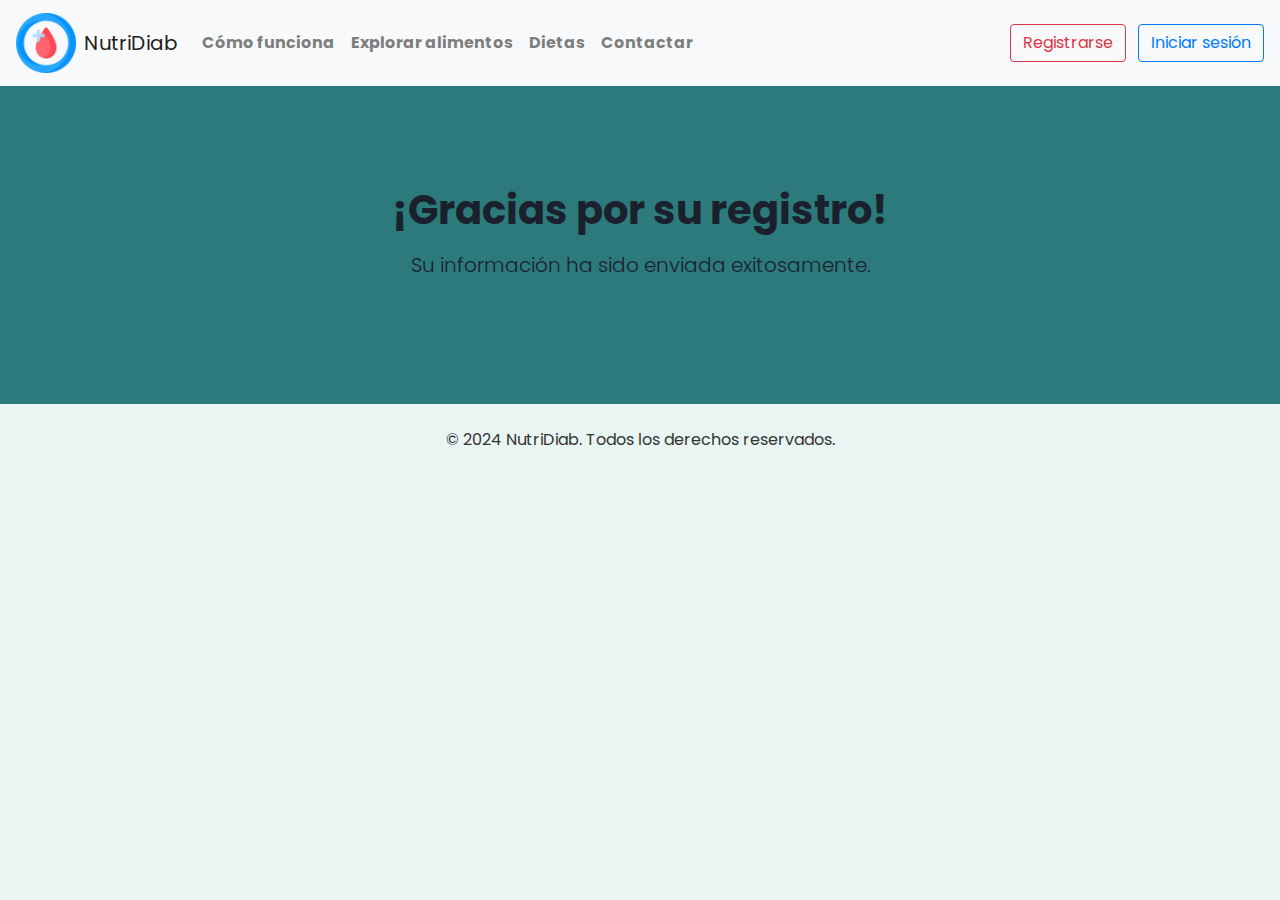
<file: gracias.html>
<!DOCTYPE html>
<html lang="es">

<head>
  <meta charset="UTF-8">
  <meta name="viewport" content="width=device-width, initial-scale=1.0">
  <title>Agradecimiento - NutriDiab</title>
  <link rel="stylesheet" href="https://maxcdn.bootstrapcdn.com/bootstrap/4.5.2/css/bootstrap.min.css">
  <link href="https://fonts.googleapis.com/css2?family=Poppins:wght@400;700&display=swap" rel="stylesheet">
  <link rel="stylesheet" href="css/styles.css">
  <script src="https://code.jquery.com/jquery-3.5.1.slim.min.js"></script>
  <script src="https://cdn.jsdelivr.net/npm/@popperjs/core@2.5.4/dist/umd/popper.min.js"></script>
  <script src="https://maxcdn.bootstrapcdn.com/bootstrap/4.5.2/js/bootstrap.min.js"></script>
</head>

<body>
  <!-- MENÚ -->
  <nav class="navbar navbar-expand-lg navbar-light bg-light">
    <a class="navbar-brand d-flex align-items-center" href="index.html">
      <img src="imagenes/imagen.jpg" width="60" height="60" class="d-inline-block align-top" alt="Logo NutriDiab">
      <span class="ml-2 custom-font">NutriDiab</span>
    </a>
    <button class="navbar-toggler" type="button" data-toggle="collapse" data-target="#navbarNav" aria-controls="navbarNav" aria-expanded="false" aria-label="Toggle navigation">
      <span class="navbar-toggler-icon"></span>
    </button>
    <div class="collapse navbar-collapse" id="navbarNav">
      <ul class="navbar-nav mr-auto">
        <li class="nav-item">
          <a class="nav-link" href="educacion.html">Cómo funciona</a>
        </li>
        <li class="nav-item">
          <a class="nav-link" href="recetas.html">Explorar alimentos</a>
        </li>
        <li class="nav-item">
          <a class="nav-link" href="planes-alimentacion.html">Dietas</a>
        </li>
        <li class="nav-item">
          <a class="nav-link" href="php/contactar.php">Contactar</a>
        </li>
      </ul>
      <div class="navbar-btns ml-auto">
        <a class="btn btn-outline-danger" href="php/registro.php">Registrarse</a>
        <a class="btn btn-outline-primary ml-2" href="php/iniciarsesion.php">Iniciar sesión</a>
      </div>
    </div>
  </nav>
  <!-- MENÚ -->

  <!-- INFORMACIÓN ENVIADA A LA BD -->
  <header class="bg-cover text-white text-center" id="inicio">
    <div class="container d-flex align-items-center flex-column">
      <h1 class="mb-3">¡Gracias por su registro!</h1>
      <p class="lead mb-4">Su información ha sido enviada exitosamente.</p>
    </div>
  </header>
  <!-- INFORMACIÓN ENVIADA A LA BD -->

  <!-- PIE DE PÁGINA -->
  <footer class="text-center py-4 footer-bg">
    <div class="container">
      <p class="mb-0">&copy; 2024 NutriDiab. Todos los derechos reservados.</p>
    </div>
  </footer>
  <!-- PIE DE PÁGINA -->
</body>

</html>
</file>
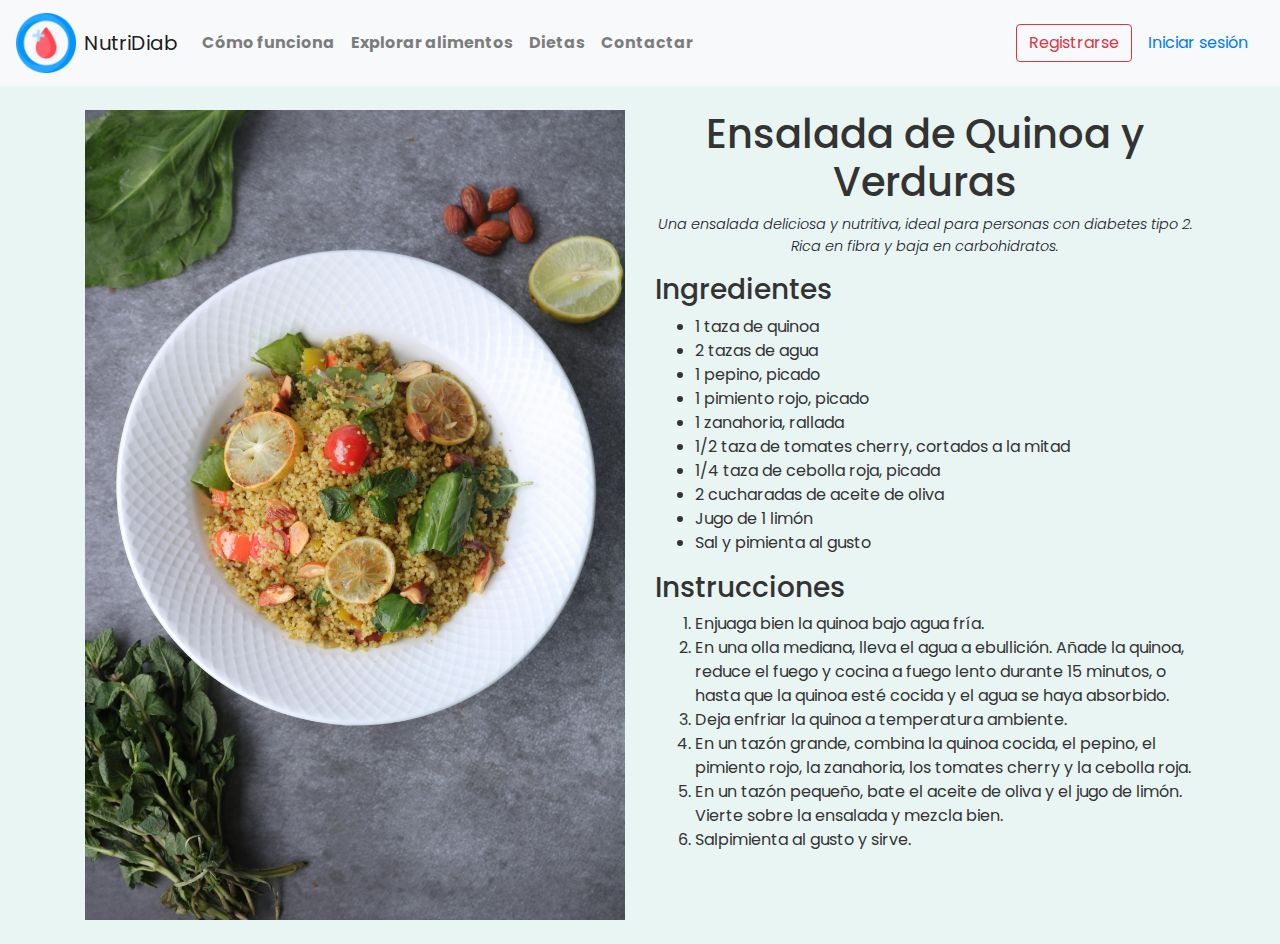
<file: recetas/recetas-ensalada.html>
<!DOCTYPE html>
<html lang="es">

<head>
  <meta charset="UTF-8">
  <meta name="viewport" content="width=device-width, initial-scale=1.0">
  <title>Ensalada de Quinoa y Verduras - NutriDiab</title>
  <link rel="stylesheet" href="https://maxcdn.bootstrapcdn.com/bootstrap/4.5.2/css/bootstrap.min.css">
  <link href="https://fonts.googleapis.com/css2?family=Poppins:wght@400;700&display=swap" rel="stylesheet">
  <link rel="stylesheet" href="../css/styles.css">
  <script src="https://code.jquery.com/jquery-3.5.1.slim.min.js"></script>
  <script src="https://cdn.jsdelivr.net/npm/@popperjs/core@2.5.4/dist/umd/popper.min.js"></script>
  <script src="https://maxcdn.bootstrapcdn.com/bootstrap/4.5.2/js/bootstrap.min.js"></script>
</head>


<body>
  <!-- MENÚ -->
  <nav class="navbar navbar-expand-lg navbar-light bg-light">
    <a class="navbar-brand d-flex align-items-center" href="../index.html">
      <img src="../imagenes/imagen.jpg" width="60" height="60" class="d-inline-block align-top" alt="Logo NutriDiab">
      <span class="ml-2 custom-font">NutriDiab</span>
    </a>
    <button class="navbar-toggler" type="button" data-toggle="collapse" data-target="#navbarNav" aria-controls="navbarNav" aria-expanded="false" aria-label="Toggle navigation">
      <span class="navbar-toggler-icon"></span>
    </button>
    <div class="collapse navbar-collapse" id="navbarNav">
      <ul class="navbar-nav mr-auto">
        <li class="nav-item">
          <a class="nav-link" href="../educacion.html">Cómo funciona</a>
        </li>
        <li class="nav-item">
          <a class="nav-link" href="../recetas.html">Explorar alimentos</a>
        </li>
        <li class="nav-item">
          <a class="nav-link" href="../planes-alimentacion.html">Dietas</a>
        </li>
        <li class="nav-item">
          <a class="nav-link" href="../php/contactar.php">Contactar</a>
        </li>
      </ul>
      <a class="btn btn-outline-danger" href="../php/registro.php">Registrarse</a>
      <a class="nav-link" href="../php/iniciarsesion.php">Iniciar sesión</a>
    </div>
  </nav>
  <!-- MENÚ -->
  <!-- CONTENIDO DE LA RECETA -->
  <div class="container mt-4">
    <div class="row">
      <div class="col-md-6">
        <img src="../imagenes/ensalada.jpg" class="img-fluid mb-4" alt="Ensalada de Quinoa y Verduras">
      </div>
      <div class="col-md-6">
        <h1 class="text-center">Ensalada de Quinoa y Verduras</h1>
        <p class="lead" style="font-size: 0.9rem; font-style: italic;">
          Una ensalada deliciosa y nutritiva, ideal para personas con diabetes tipo 2. Rica en fibra y baja en carbohidratos.
        </p>
        <h3>Ingredientes</h3>
        <ul>
          <li>1 taza de quinoa</li>
          <li>2 tazas de agua</li>
          <li>1 pepino, picado</li>
          <li>1 pimiento rojo, picado</li>
          <li>1 zanahoria, rallada</li>
          <li>1/2 taza de tomates cherry, cortados a la mitad</li>
          <li>1/4 taza de cebolla roja, picada</li>
          <li>2 cucharadas de aceite de oliva</li>
          <li>Jugo de 1 limón</li>
          <li>Sal y pimienta al gusto</li>
        </ul>
        <h3>Instrucciones</h3>
        <ol>
          <li>Enjuaga bien la quinoa bajo agua fría.</li>
          <li>En una olla mediana, lleva el agua a ebullición. Añade la quinoa, reduce el fuego y cocina a fuego lento durante 15 minutos, o hasta que la quinoa esté cocida y el agua se haya absorbido.</li>
          <li>Deja enfriar la quinoa a temperatura ambiente.</li>
          <li>En un tazón grande, combina la quinoa cocida, el pepino, el pimiento rojo, la zanahoria, los tomates cherry y la cebolla roja.</li>
          <li>En un tazón pequeño, bate el aceite de oliva y el jugo de limón. Vierte sobre la ensalada y mezcla bien.</li>
          <li>Salpimienta al gusto y sirve.</li>
        </ol>
      </div>
    </div>
  </div>
  <!-- FIN DEL CONTENIDO DE LA RECETA -->
</body>

</html>
</file>
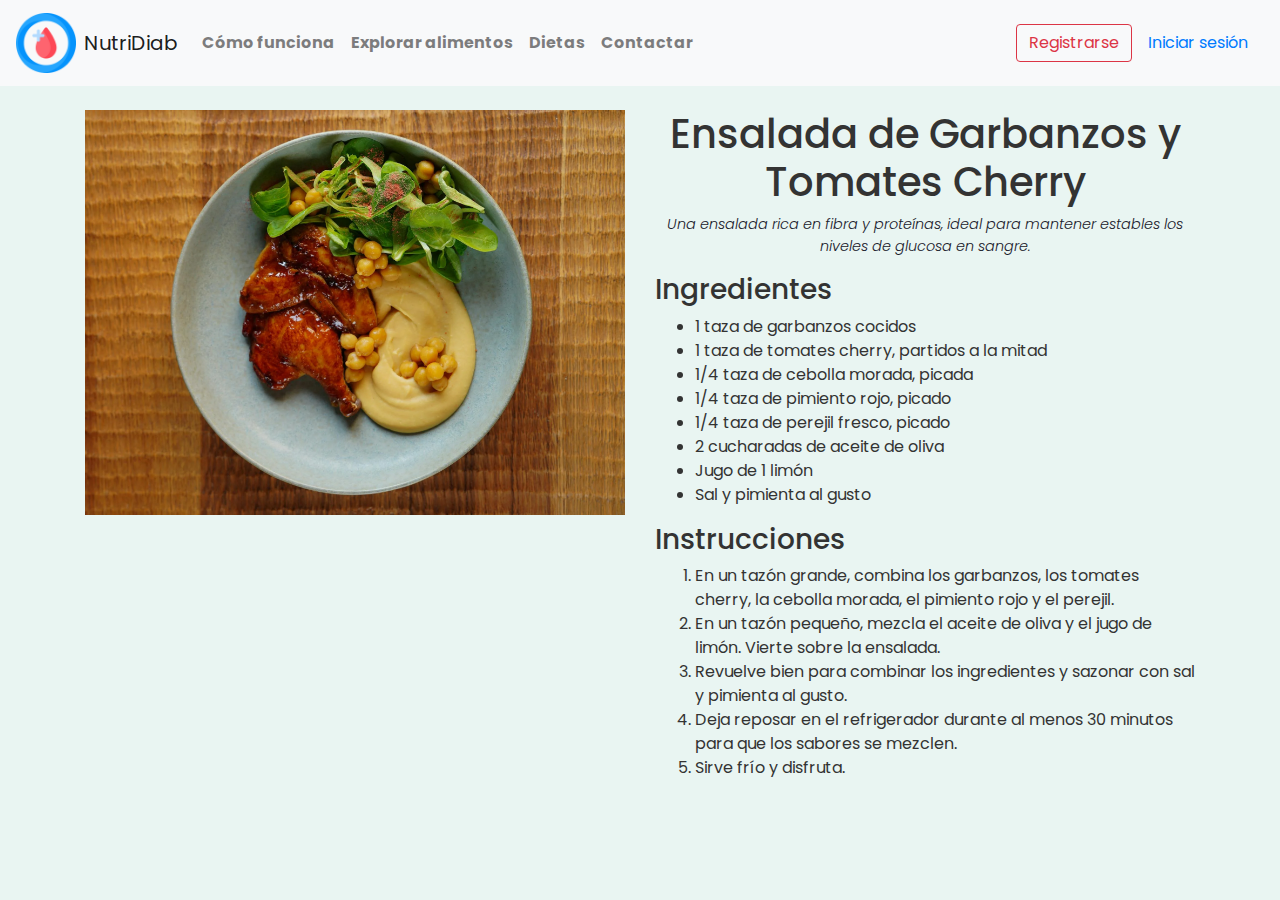
<file: recetas/recetas-Garbanzos.html>
<!DOCTYPE html>
<html lang="es">

<head>
  <meta charset="UTF-8">
  <meta name="viewport" content="width=device-width, initial-scale=1.0">
  <title>Ensalada de Garbanzos y Tomates Cherry - NutriDiab</title>
  <link rel="stylesheet" href="https://maxcdn.bootstrapcdn.com/bootstrap/4.5.2/css/bootstrap.min.css">
  <link href="https://fonts.googleapis.com/css2?family=Poppins:wght@400;700&display=swap" rel="stylesheet">
  <link rel="stylesheet" href="../css/styles.css">
  <script src="https://code.jquery.com/jquery-3.5.1.slim.min.js"></script>
  <script src="https://cdn.jsdelivr.net/npm/@popperjs/core@2.5.4/dist/umd/popper.min.js"></script>
  <script src="https://maxcdn.bootstrapcdn.com/bootstrap/4.5.2/js/bootstrap.min.js"></script>
</head>

<body>
  <!-- MENÚ -->
  <nav class="navbar navbar-expand-lg navbar-light bg-light">
    <a class="navbar-brand d-flex align-items-center" href="../index.html">
      <img src="../imagenes/imagen.jpg" width="60" height="60" class="d-inline-block align-top" alt="Logo NutriDiab">
      <span class="ml-2 custom-font">NutriDiab</span>
    </a>
    <button class="navbar-toggler" type="button" data-toggle="collapse" data-target="#navbarNav" aria-controls="navbarNav" aria-expanded="false" aria-label="Toggle navigation">
      <span class="navbar-toggler-icon"></span>
    </button>
    <div class="collapse navbar-collapse" id="navbarNav">
      <ul class="navbar-nav mr-auto">
        <li class="nav-item">
          <a class="nav-link" href="../educacion.html">Cómo funciona</a>
        </li>
        <li class="nav-item">
          <a class="nav-link" href="../recetas.html">Explorar alimentos</a>
        </li>
        <li class="nav-item">
          <a class="nav-link" href="../planes-alimentacion.html">Dietas</a>
        </li>
        <li class="nav-item">
          <a class="nav-link" href="../php/contactar.php">Contactar</a>
        </li>
      </ul>
      <a class="btn btn-outline-danger" href="../php/registro.php">Registrarse</a>
      <a class="nav-link" href="../php/iniciarsesion.php">Iniciar sesión</a>
    </div>
  </nav>
  <!-- MENÚ -->

  <!-- CONTENIDO DE LA RECETA -->
  <div class="container mt-4">
    <div class="row">
      <div class="col-md-6">
        <img src="../imagenes/ensalada-garbanzos.jpg" class="img-fluid mb-4" alt="Ensalada de Garbanzos y Tomates Cherry" />
      </div>
      <div class="col-md-6">
        <h1 class="text-center">Ensalada de Garbanzos y Tomates Cherry</h1>
        <p class="lead" style="font-size: 0.9rem; font-style: italic;">
          Una ensalada rica en fibra y proteínas, ideal para mantener estables los niveles de glucosa en sangre.
        </p>
        <h3>Ingredientes</h3>
        <ul>
          <li>1 taza de garbanzos cocidos</li>
          <li>1 taza de tomates cherry, partidos a la mitad</li>
          <li>1/4 taza de cebolla morada, picada</li>
          <li>1/4 taza de pimiento rojo, picado</li>
          <li>1/4 taza de perejil fresco, picado</li>
          <li>2 cucharadas de aceite de oliva</li>
          <li>Jugo de 1 limón</li>
          <li>Sal y pimienta al gusto</li>
        </ul>
        <h3>Instrucciones</h3>
        <ol>
          <li>En un tazón grande, combina los garbanzos, los tomates cherry, la cebolla morada, el pimiento rojo y el perejil.</li>
          <li>En un tazón pequeño, mezcla el aceite de oliva y el jugo de limón. Vierte sobre la ensalada.</li>
          <li>Revuelve bien para combinar los ingredientes y sazonar con sal y pimienta al gusto.</li>
          <li>Deja reposar en el refrigerador durante al menos 30 minutos para que los sabores se mezclen.</li>
          <li>Sirve frío y disfruta.</li>
        </ol>
      </div>
    </div>
  </div>
  <!-- FIN DEL CONTENIDO DE LA RECETA -->
</body>

</html>
</file>
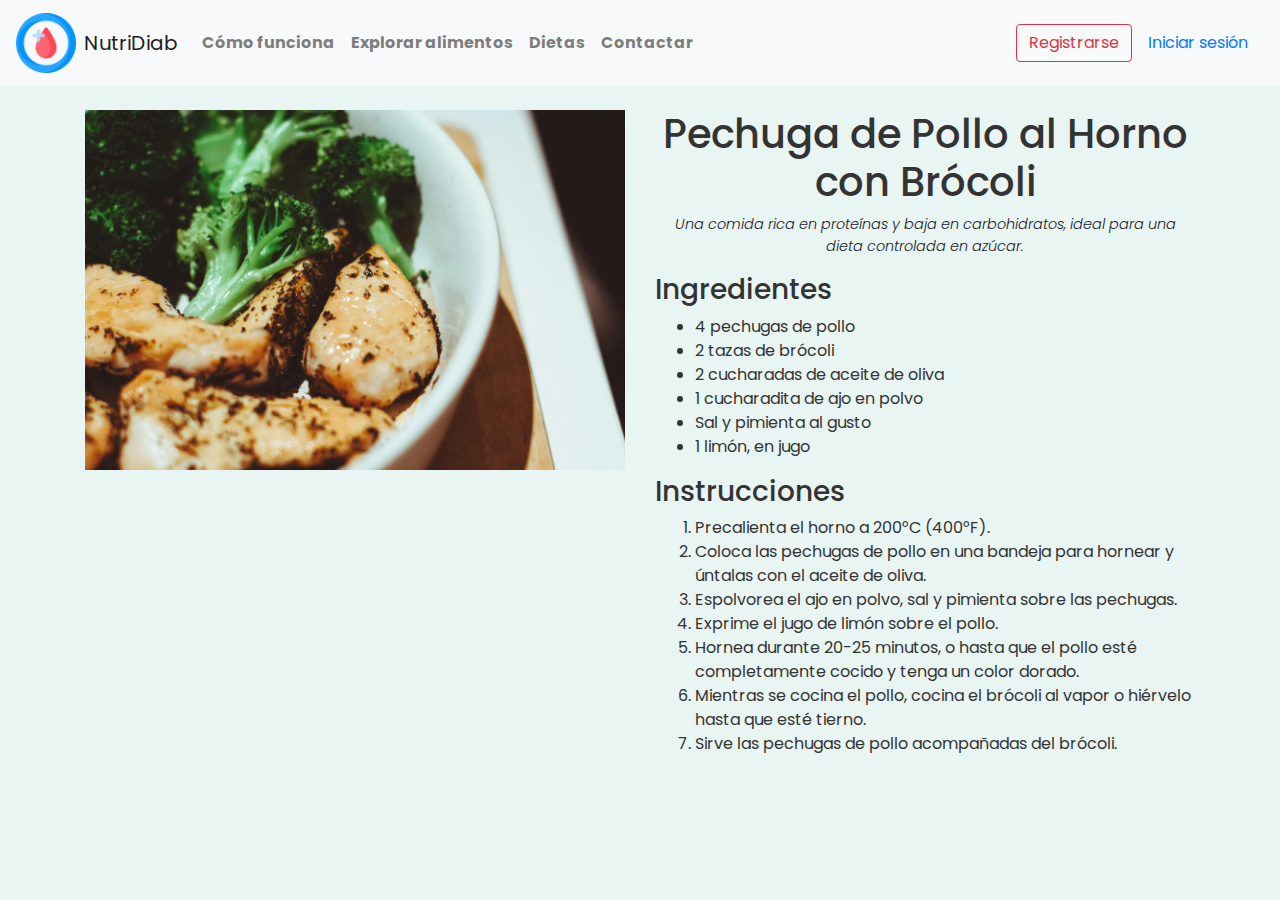
<file: recetas/recetas-pollo.html>
<!DOCTYPE html>
<html lang="es">

<head>
  <meta charset="UTF-8">
  <meta name="viewport" content="width=device-width, initial-scale=1.0">
  <title>Pechuga de Pollo al Horno con Brócoli - NutriDiab</title>
  <link rel="stylesheet" href="https://maxcdn.bootstrapcdn.com/bootstrap/4.5.2/css/bootstrap.min.css">
  <link href="https://fonts.googleapis.com/css2?family=Poppins:wght@400;700&display=swap" rel="stylesheet">
  <link rel="stylesheet" href="../css/styles.css">
  <script src="https://code.jquery.com/jquery-3.5.1.slim.min.js"></script>
  <script src="https://cdn.jsdelivr.net/npm/@popperjs/core@2.5.4/dist/umd/popper.min.js"></script>
  <script src="https://maxcdn.bootstrapcdn.com/bootstrap/4.5.2/js/bootstrap.min.js"></script>
</head>

<body>
  <!-- MENÚ -->
  <nav class="navbar navbar-expand-lg navbar-light bg-light">
    <a class="navbar-brand d-flex align-items-center" href="../index.html">
      <img src="../imagenes/imagen.jpg" width="60" height="60" class="d-inline-block align-top" alt="Logo NutriDiab">
      <span class="ml-2 custom-font">NutriDiab</span>
    </a>
    <button class="navbar-toggler" type="button" data-toggle="collapse" data-target="#navbarNav" aria-controls="navbarNav" aria-expanded="false" aria-label="Toggle navigation">
      <span class="navbar-toggler-icon"></span>
    </button>
    <div class="collapse navbar-collapse" id="navbarNav">
      <ul class="navbar-nav mr-auto">
        <li class="nav-item">
          <a class="nav-link" href="../educacion.html">Cómo funciona</a>
        </li>
        <li class="nav-item">
          <a class="nav-link" href="../recetas.html">Explorar alimentos</a>
        </li>
        <li class="nav-item">
          <a class="nav-link" href="../planes-alimentacion.html">Dietas</a>
        </li>
        <li class="nav-item">
          <a class="nav-link" href="../php/contactar.php">Contactar</a>
        </li>
      </ul>
      <a class="btn btn-outline-danger" href="../php/registro.php">Registrarse</a>
      <a class="nav-link" href="../php/iniciarsesion.php">Iniciar sesión</a>
    </div>
  </nav>
  <!-- MENÚ -->

  <!-- CONTENIDO DE LA RECETA -->
  <div class="container mt-4">
    <div class="row">
      <div class="col-md-6">
        <img src="../imagenes/pollo-brocoli.jpg" class="img-fluid mb-4" alt="Pechuga de Pollo al Horno con Brócoli" />
      </div>
      <div class="col-md-6">
        <h1 class="text-center">Pechuga de Pollo al Horno con Brócoli</h1>
        <p class="lead" style="font-size: 0.9rem; font-style: italic;">
          Una comida rica en proteínas y baja en carbohidratos, ideal para una dieta controlada en azúcar.
        </p>
        <h3>Ingredientes</h3>
        <ul>
          <li>4 pechugas de pollo</li>
          <li>2 tazas de brócoli</li>
          <li>2 cucharadas de aceite de oliva</li>
          <li>1 cucharadita de ajo en polvo</li>
          <li>Sal y pimienta al gusto</li>
          <li>1 limón, en jugo</li>
        </ul>
        <h3>Instrucciones</h3>
        <ol>
          <li>Precalienta el horno a 200°C (400°F).</li>
          <li>Coloca las pechugas de pollo en una bandeja para hornear y úntalas con el aceite de oliva.</li>
          <li>Espolvorea el ajo en polvo, sal y pimienta sobre las pechugas.</li>
          <li>Exprime el jugo de limón sobre el pollo.</li>
          <li>Hornea durante 20-25 minutos, o hasta que el pollo esté completamente cocido y tenga un color dorado.</li>
          <li>Mientras se cocina el pollo, cocina el brócoli al vapor o hiérvelo hasta que esté tierno.</li>
          <li>Sirve las pechugas de pollo acompañadas del brócoli.</li>
        </ol>
      </div>
    </div>
  </div>
  <!-- FIN DEL CONTENIDO DE LA RECETA -->
</body>

</html>
</file>
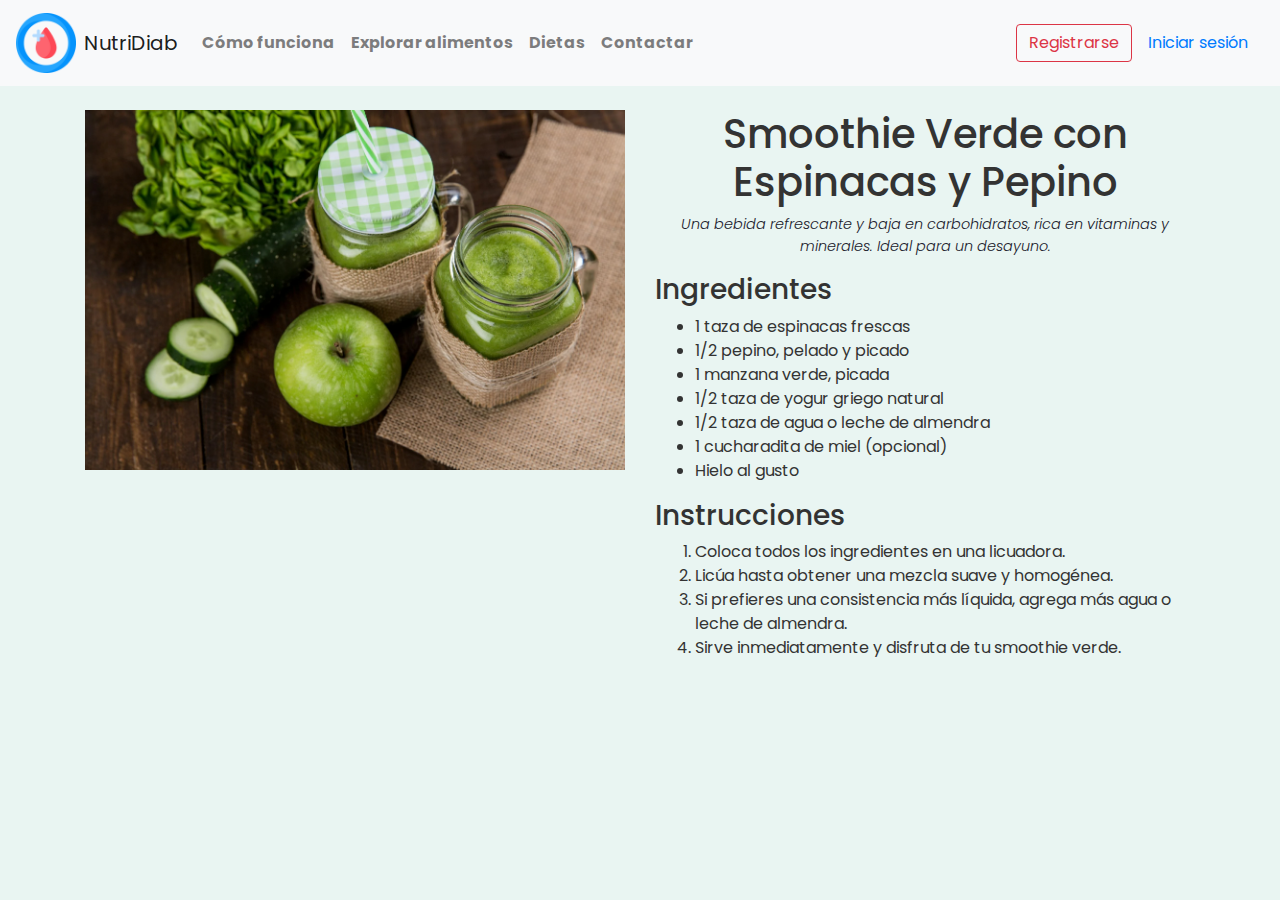
<file: recetas/recetas-Smoothie.html>
<!DOCTYPE html>
<html lang="es">

<head>
  <meta charset="UTF-8">
  <meta name="viewport" content="width=device-width, initial-scale=1.0">
  <title>Smoothie Verde con Espinacas y Pepino - NutriDiab</title>
  <link rel="stylesheet" href="https://maxcdn.bootstrapcdn.com/bootstrap/4.5.2/css/bootstrap.min.css">
  <link href="https://fonts.googleapis.com/css2?family=Poppins:wght@400;700&display=swap" rel="stylesheet">
  <link rel="stylesheet" href="../css/styles.css">
  <script src="https://code.jquery.com/jquery-3.5.1.slim.min.js"></script>
  <script src="https://cdn.jsdelivr.net/npm/@popperjs/core@2.5.4/dist/umd/popper.min.js"></script>
  <script src="https://maxcdn.bootstrapcdn.com/bootstrap/4.5.2/js/bootstrap.min.js"></script>
</head>

<body>
  <!-- MENÚ -->
  <nav class="navbar navbar-expand-lg navbar-light bg-light">
    <a class="navbar-brand d-flex align-items-center" href="../index.html">
      <img src="../imagenes/imagen.jpg" width="60" height="60" class="d-inline-block align-top" alt="Logo NutriDiab">
      <span class="ml-2 custom-font">NutriDiab</span>
    </a>
    <button class="navbar-toggler" type="button" data-toggle="collapse" data-target="#navbarNav" aria-controls="navbarNav" aria-expanded="false" aria-label="Toggle navigation">
      <span class="navbar-toggler-icon"></span>
    </button>
    <div class="collapse navbar-collapse" id="navbarNav">
      <ul class="navbar-nav mr-auto">
        <li class="nav-item">
          <a class="nav-link" href="../educacion.html">Cómo funciona</a>
        </li>
        <li class="nav-item">
          <a class="nav-link" href="../recetas.html">Explorar alimentos</a>
        </li>
        <li class="nav-item">
          <a class="nav-link" href="../planes-alimentacion.html">Dietas</a>
        </li>
        <li class="nav-item">
          <a class="nav-link" href="../php/contactar.php">Contactar</a>
        </li>
      </ul>
      <a class="btn btn-outline-danger" href="../php/registro.php">Registrarse</a>
      <a class="nav-link" href="../php/iniciarsesion.php">Iniciar sesión</a>
    </div>
  </nav>
  <!-- MENÚ -->

  <!-- CONTENIDO DE LA RECETA -->
  <div class="container mt-4">
    <div class="row">
      <div class="col-md-6">
        <img src="../imagenes/smoothie-verde.jpg" class="img-fluid mb-4" alt="Smoothie Verde con Espinacas y Pepino" />
      </div>
      <div class="col-md-6">
        <h1 class="text-center">Smoothie Verde con Espinacas y Pepino</h1>
        <p class="lead" style="font-size: 0.9rem; font-style: italic;">
          Una bebida refrescante y baja en carbohidratos, rica en vitaminas y minerales. Ideal para un desayuno.
        </p>
        <h3>Ingredientes</h3>
        <ul>
          <li>1 taza de espinacas frescas</li>
          <li>1/2 pepino, pelado y picado</li>
          <li>1 manzana verde, picada</li>
          <li>1/2 taza de yogur griego natural</li>
          <li>1/2 taza de agua o leche de almendra</li>
          <li>1 cucharadita de miel (opcional)</li>
          <li>Hielo al gusto</li>
        </ul>
        <h3>Instrucciones</h3>
        <ol>
          <li>Coloca todos los ingredientes en una licuadora.</li>
          <li>Licúa hasta obtener una mezcla suave y homogénea.</li>
          <li>Si prefieres una consistencia más líquida, agrega más agua o leche de almendra.</li>
          <li>Sirve inmediatamente y disfruta de tu smoothie verde.</li>
        </ol>
      </div>
    </div>
  </div>
  <!-- FIN DEL CONTENIDO DE LA RECETA -->
</body>

</html>
</file>
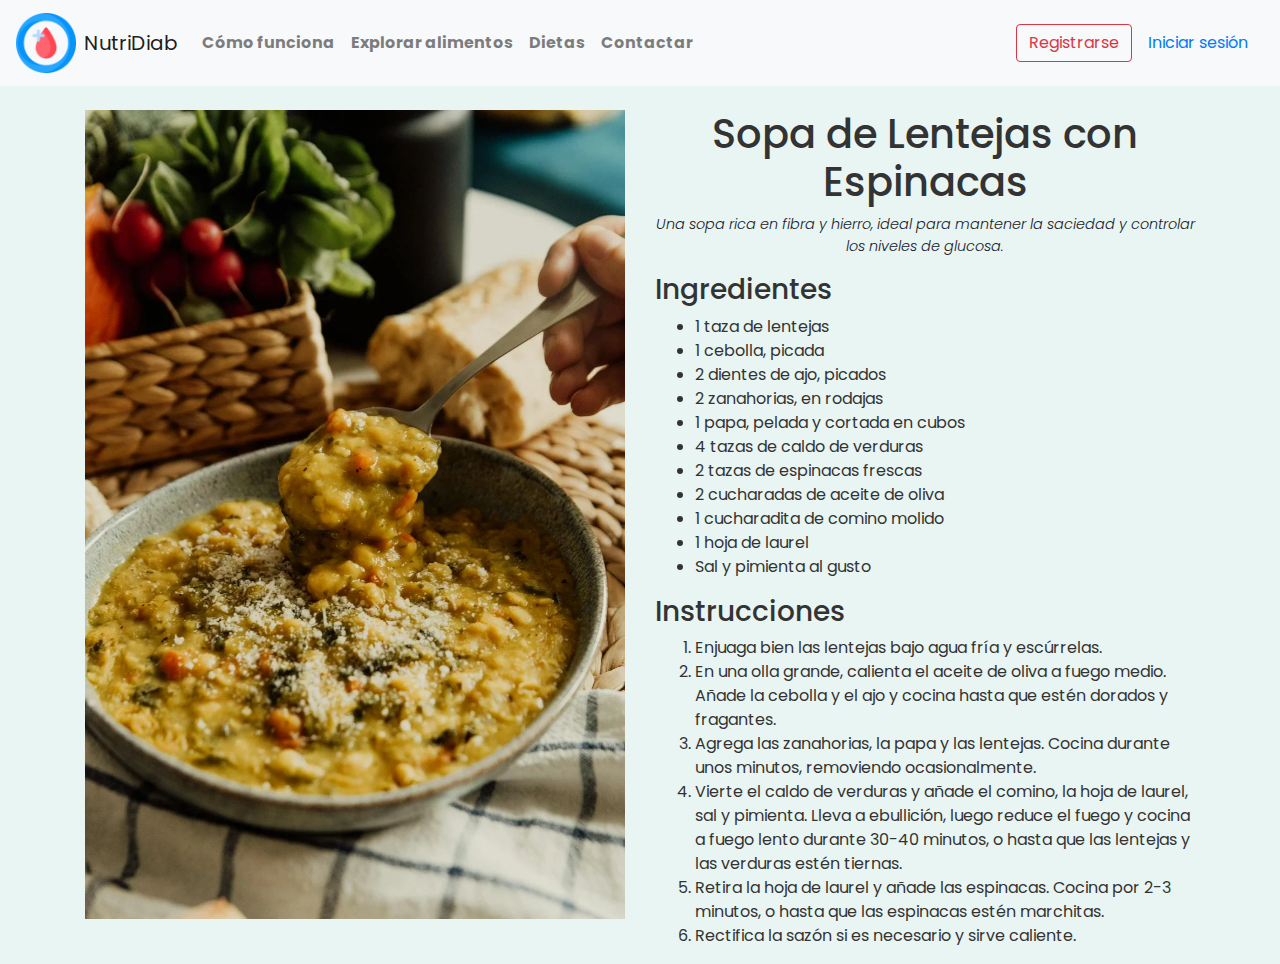
<file: recetas/recetas-sopa.html>
<!DOCTYPE html>
<html lang="es">

<head>
  <meta charset="UTF-8">
  <meta name="viewport" content="width=device-width, initial-scale=1.0">
  <title>Sopa de Lentejas con Espinacas - NutriDiab</title>
  <link rel="stylesheet" href="https://maxcdn.bootstrapcdn.com/bootstrap/4.5.2/css/bootstrap.min.css">
  <link href="https://fonts.googleapis.com/css2?family=Poppins:wght@400;700&display=swap" rel="stylesheet">
  <link rel="stylesheet" href="../css/styles.css">
  <script src="https://code.jquery.com/jquery-3.5.1.slim.min.js"></script>
  <script src="https://cdn.jsdelivr.net/npm/@popperjs/core@2.5.4/dist/umd/popper.min.js"></script>
  <script src="https://maxcdn.bootstrapcdn.com/bootstrap/4.5.2/js/bootstrap.min.js"></script>
</head>

<body>
  <!-- MENÚ -->
  <nav class="navbar navbar-expand-lg navbar-light bg-light">
    <a class="navbar-brand d-flex align-items-center" href="../index.html">
      <img src="../imagenes/imagen.jpg" width="60" height="60" class="d-inline-block align-top" alt="Logo NutriDiab">
      <span class="ml-2 custom-font">NutriDiab</span>
    </a>
    <button class="navbar-toggler" type="button" data-toggle="collapse" data-target="#navbarNav" aria-controls="navbarNav" aria-expanded="false" aria-label="Toggle navigation">
      <span class="navbar-toggler-icon"></span>
    </button>
    <div class="collapse navbar-collapse" id="navbarNav">
      <ul class="navbar-nav mr-auto">
        <li class="nav-item">
          <a class="nav-link" href="../educacion.html">Cómo funciona</a>
        </li>
        <li class="nav-item">
          <a class="nav-link" href="../recetas.html">Explorar alimentos</a>
        </li>
        <li class="nav-item">
          <a class="nav-link" href="../planes-alimentacion.html">Dietas</a>
        </li>
        <li class="nav-item">
          <a class="nav-link" href="../php/contactar.php">Contactar</a>
        </li>
      </ul>
      <a class="btn btn-outline-danger" href="../php/registro.php">Registrarse</a>
      <a class="nav-link" href="../php/iniciarsesion.php">Iniciar sesión</a>
    </div>
  </nav>
  <!-- MENÚ -->

  <!-- CONTENIDO DE LA RECETA -->
  <div class="container mt-4">
    <div class="row">
      <div class="col-md-6">
        <img src="../imagenes/sopa-lentejas.jpg" class="img-fluid mb-4" alt="Sopa de Lentejas con Espinacas">
      </div>
      <div class="col-md-6">
        <h1 class="text-center">Sopa de Lentejas con Espinacas</h1>
        <p class="lead" style="font-size: 0.9rem; font-style: italic;">
          Una sopa rica en fibra y hierro, ideal para mantener la saciedad y controlar los niveles de glucosa.
        </p>
        <h3>Ingredientes</h3>
        <ul>
          <li>1 taza de lentejas</li>
          <li>1 cebolla, picada</li>
          <li>2 dientes de ajo, picados</li>
          <li>2 zanahorias, en rodajas</li>
          <li>1 papa, pelada y cortada en cubos</li>
          <li>4 tazas de caldo de verduras</li>
          <li>2 tazas de espinacas frescas</li>
          <li>2 cucharadas de aceite de oliva</li>
          <li>1 cucharadita de comino molido</li>
          <li>1 hoja de laurel</li>
          <li>Sal y pimienta al gusto</li>
        </ul>
        <h3>Instrucciones</h3>
        <ol>
          <li>Enjuaga bien las lentejas bajo agua fría y escúrrelas.</li>
          <li>En una olla grande, calienta el aceite de oliva a fuego medio. Añade la cebolla y el ajo y cocina hasta que estén dorados y fragantes.</li>
          <li>Agrega las zanahorias, la papa y las lentejas. Cocina durante unos minutos, removiendo ocasionalmente.</li>
          <li>Vierte el caldo de verduras y añade el comino, la hoja de laurel, sal y pimienta. Lleva a ebullición, luego reduce el fuego y cocina a fuego lento durante 30-40 minutos, o hasta que las lentejas y las verduras estén tiernas.</li>
          <li>Retira la hoja de laurel y añade las espinacas. Cocina por 2-3 minutos, o hasta que las espinacas estén marchitas.</li>
          <li>Rectifica la sazón si es necesario y sirve caliente.</li>
        </ol>
      </div>
    </div>
  </div>
  <!-- FIN DEL CONTENIDO DE LA RECETA -->
</body>

</html>
</file>
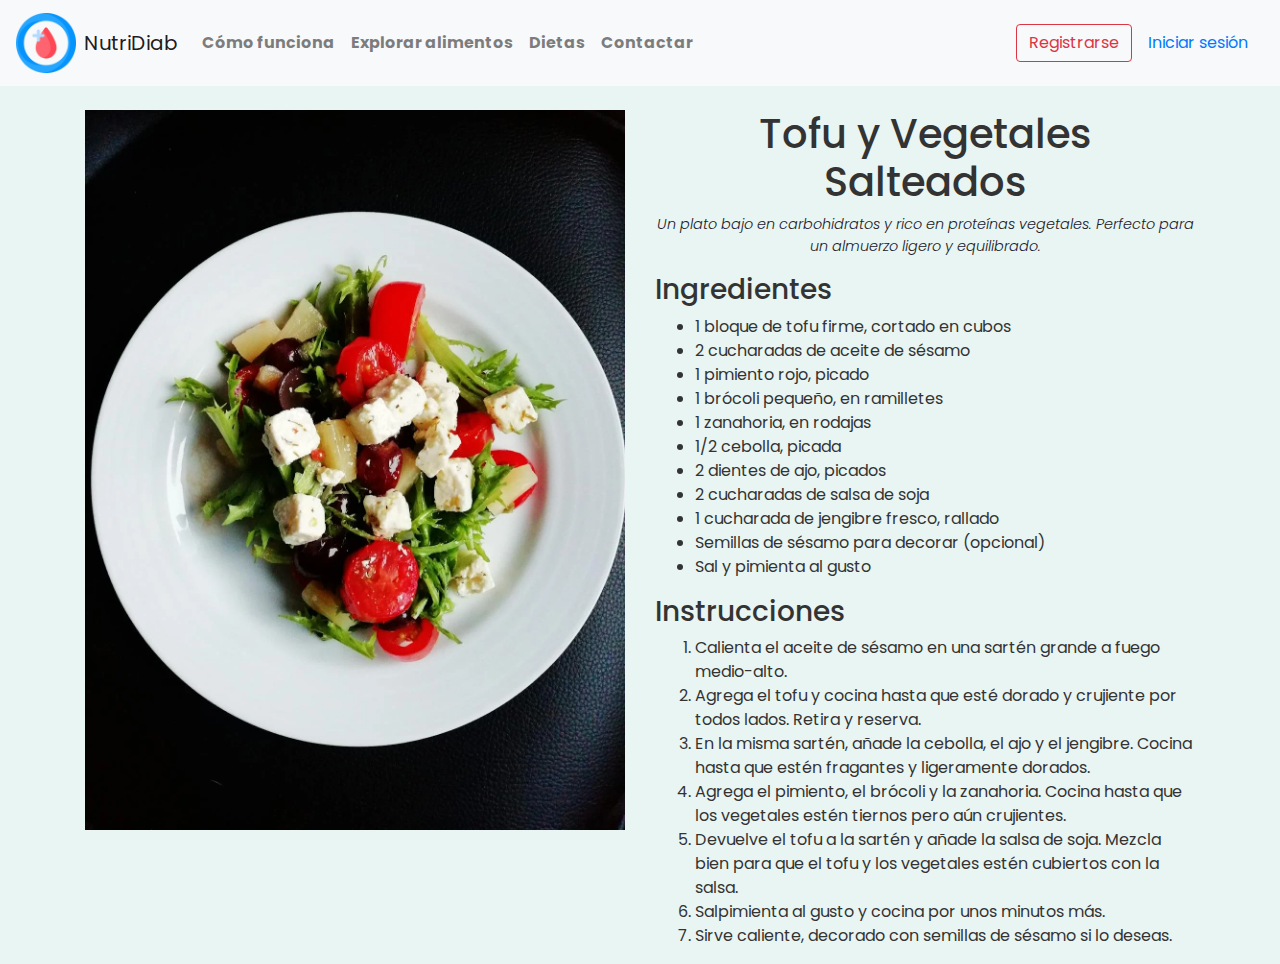
<file: recetas/recetas-tofu.html>
<!DOCTYPE html>
<html lang="es">

<head>
  <meta charset="UTF-8">
  <meta name="viewport" content="width=device-width, initial-scale=1.0">
  <title>Tofu y Vegetales Salteados - NutriDiab</title>
  <link rel="stylesheet" href="https://maxcdn.bootstrapcdn.com/bootstrap/4.5.2/css/bootstrap.min.css">
  <link href="https://fonts.googleapis.com/css2?family=Poppins:wght@400;700&display=swap" rel="stylesheet">
  <link rel="stylesheet" href="../css/styles.css">
  <script src="https://code.jquery.com/jquery-3.5.1.slim.min.js"></script>
  <script src="https://cdn.jsdelivr.net/npm/@popperjs/core@2.5.4/dist/umd/popper.min.js"></script>
  <script src="https://maxcdn.bootstrapcdn.com/bootstrap/4.5.2/js/bootstrap.min.js"></script>
</head>

<body>
  <!-- MENÚ -->
  <nav class="navbar navbar-expand-lg navbar-light bg-light">
    <a class="navbar-brand d-flex align-items-center" href="../index.html">
      <img src="../imagenes/imagen.jpg" width="60" height="60" class="d-inline-block align-top" alt="Logo NutriDiab">
      <span class="ml-2 custom-font">NutriDiab</span>
    </a>
    <button class="navbar-toggler" type="button" data-toggle="collapse" data-target="#navbarNav" aria-controls="navbarNav" aria-expanded="false" aria-label="Toggle navigation">
      <span class="navbar-toggler-icon"></span>
    </button>
    <div class="collapse navbar-collapse" id="navbarNav">
      <ul class="navbar-nav mr-auto">
        <li class="nav-item">
          <a class="nav-link" href="../educacion.html">Cómo funciona</a>
        </li>
        <li class="nav-item">
          <a class="nav-link" href="../recetas.html">Explorar alimentos</a>
        </li>
        <li class="nav-item">
          <a class="nav-link" href="../planes-alimentacion.html">Dietas</a>
        </li>
        <li class="nav-item">
          <a class="nav-link" href="../php/contactar.php">Contactar</a>
        </li>
      </ul>
      <a class="btn btn-outline-danger" href="../php/registro.php">Registrarse</a>
      <a class="nav-link" href="../php/iniciarsesion.php">Iniciar sesión</a>
    </div>
  </nav>
  <!-- MENÚ -->

  <!-- CONTENIDO DE LA RECETA -->
  <div class="container mt-4">
    <div class="row">
      <div class="col-md-6">
        <img src="../imagenes/tofu-vegetales.jpg" class="img-fluid mb-4" alt="Tofu y Vegetales Salteados" />
      </div>
      <div class="col-md-6">
        <h1 class="text-center">Tofu y Vegetales Salteados</h1>
        <p class="lead" style="font-size: 0.9rem; font-style: italic;">
          Un plato bajo en carbohidratos y rico en proteínas vegetales. Perfecto para un almuerzo ligero y equilibrado.
        </p>
        <h3>Ingredientes</h3>
        <ul>
          <li>1 bloque de tofu firme, cortado en cubos</li>
          <li>2 cucharadas de aceite de sésamo</li>
          <li>1 pimiento rojo, picado</li>
          <li>1 brócoli pequeño, en ramilletes</li>
          <li>1 zanahoria, en rodajas</li>
          <li>1/2 cebolla, picada</li>
          <li>2 dientes de ajo, picados</li>
          <li>2 cucharadas de salsa de soja</li>
          <li>1 cucharada de jengibre fresco, rallado</li>
          <li>Semillas de sésamo para decorar (opcional)</li>
          <li>Sal y pimienta al gusto</li>
        </ul>
        <h3>Instrucciones</h3>
        <ol>
          <li>Calienta el aceite de sésamo en una sartén grande a fuego medio-alto.</li>
          <li>Agrega el tofu y cocina hasta que esté dorado y crujiente por todos lados. Retira y reserva.</li>
          <li>En la misma sartén, añade la cebolla, el ajo y el jengibre. Cocina hasta que estén fragantes y ligeramente dorados.</li>
          <li>Agrega el pimiento, el brócoli y la zanahoria. Cocina hasta que los vegetales estén tiernos pero aún crujientes.</li>
          <li>Devuelve el tofu a la sartén y añade la salsa de soja. Mezcla bien para que el tofu y los vegetales estén cubiertos con la salsa.</li>
          <li>Salpimienta al gusto y cocina por unos minutos más.</li>
          <li>Sirve caliente, decorado con semillas de sésamo si lo deseas.</li>
        </ol>
      </div>
    </div>
  </div>
  <!-- FIN DEL CONTENIDO DE LA RECETA -->
</body>

</html>
</file>
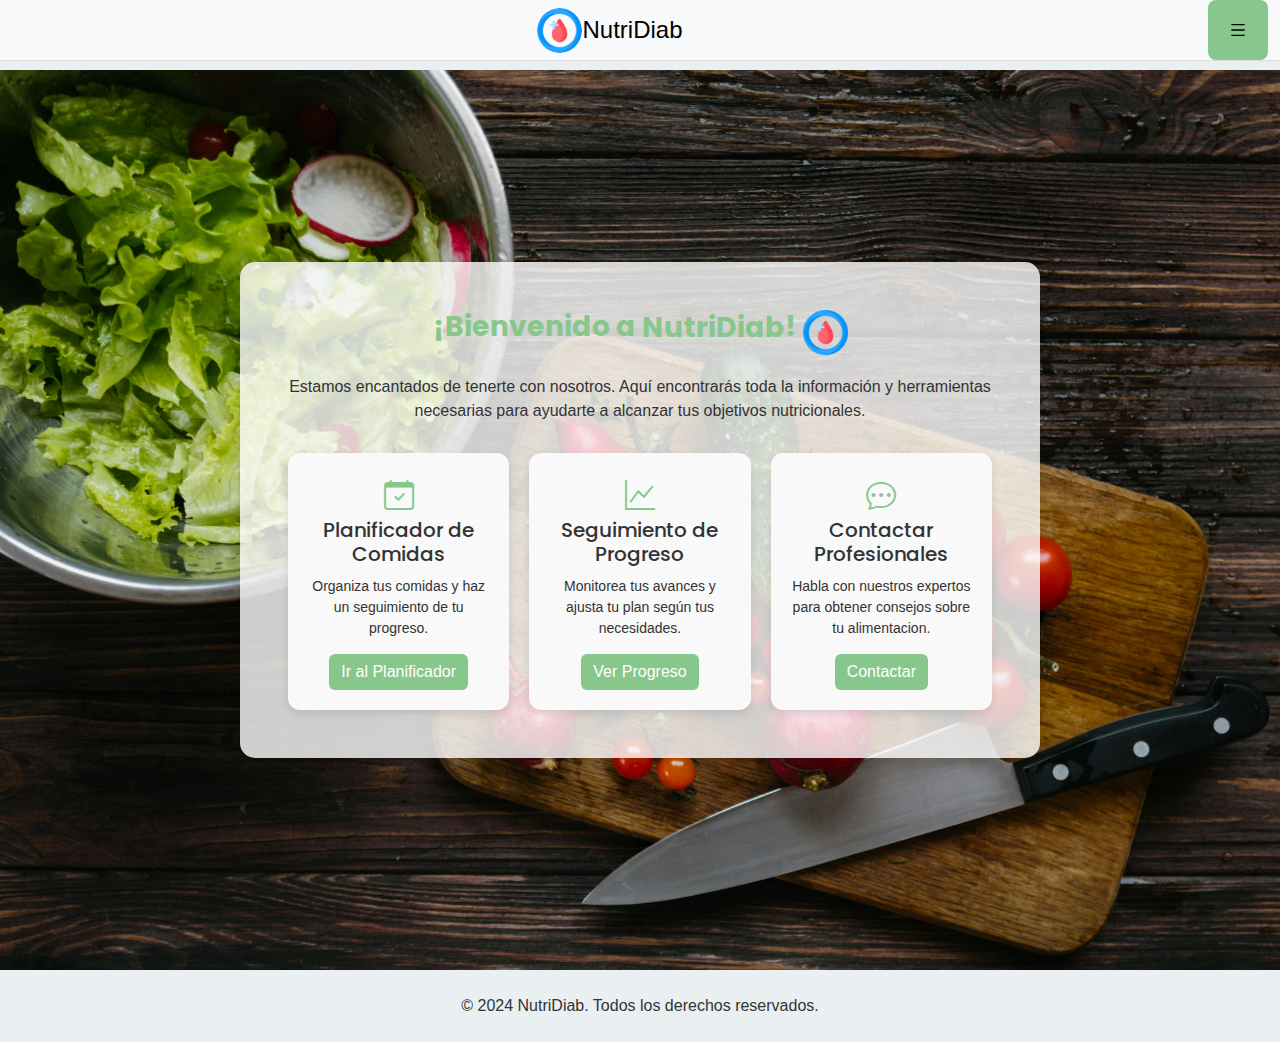
<file: usuario/inicio_usuario.html>
<!DOCTYPE html>
<html lang="es">

<head>
    <meta charset="UTF-8">
    <meta name="viewport" content="width=device-width, initial-scale=1.0">
    <title>Bienvenida - NutriDiab</title>
    <!-- Bootstrap CSS -->
    <link href="https://cdn.jsdelivr.net/npm/bootstrap@5.3.0/dist/css/bootstrap.min.css" rel="stylesheet">
    <!-- Bootstrap Icons -->
    <link href="https://cdn.jsdelivr.net/npm/bootstrap-icons@1.10.0/font/bootstrap-icons.css" rel="stylesheet">
    <!-- Google Fonts -->
    <link href="https://fonts.googleapis.com/css2?family=Poppins:wght@400;700&display=swap" rel="stylesheet">
    <!-- CSS personalizado -->
    <link rel="stylesheet" href="../css/usuario.css">
    <link rel="stylesheet" href="../css/bienvenida.css">
    <!-- Bootstrap JS and dependencies -->
    <script src="https://cdn.jsdelivr.net/npm/@popperjs/core@2.11.6/dist/umd/popper.min.js"></script>
    <script src="https://cdn.jsdelivr.net/npm/bootstrap@5.3.0/dist/js/bootstrap.min.js"></script>
    <style>
        body, html {
            margin: 1;
            padding: 1;
        }
        .navbar {
            padding: 0; /* Ajusta según sea necesario */
        }
        .welcome-container {
            margin-top: 0; /* Elimina el margen superior */
            padding-top: 0; /* Elimina el relleno superior si es necesario */
            height: 100vh;
            background-image: url('../imagenes/fondoaj.jpg');
            background-size: cover;
            background-position: center;
        }
    </style>
</head>

<body>
    <!-- Barra de navegación -->
    <nav class="navbar navbar-light bg-light fixed-top">
        <div class="container-fluid">
            <a class="navbar-brand" href="inicio_usuario.html">
                <a class="navbar-brand d-flex align-items-center" href="inicio_usuario.html">
                    <img src="../imagenes/imagen.jpg" width="45" height="45" class="d-inline-block align-top" alt="Logo NutriDiab">
                    <span class="ml-2 custom-font" style="font-size: 1.5rem; vertical-align: middle;">NutriDiab</span>
                </a>
            </a>
            <button class="navbar-toggler" type="button" data-bs-toggle="offcanvas" data-bs-target="#offcanvasNavbar" aria-controls="offcanvasNavbar" aria-label="Toggle navigation">
                <span class="navbar-toggler-icon"></span>
            </button>

            <div class="offcanvas offcanvas-end" tabindex="-1" id="offcanvasNavbar" aria-labelledby="offcanvasNavbarLabel">
                <div class="offcanvas-header">
                    <h5 class="offcanvas-title" id="offcanvasNavbarLabel">Menú</h5>
                    <button type="button" class="btn-close" data-bs-dismiss="offcanvas" aria-label="Close"></button>
                </div>
                <div class="offcanvas-body">
                    <ul class="navbar-nav">
                        <li class="nav-item">
                            <a class="nav-link active" aria-current="page" href="inicio_usuario.html">
                                <i class="bi bi-house-door"></i> Inicio
                            </a>
                        </li>
                        <li class="nav-item">
                            <a class="nav-link" href="planes.html">
                                <i class="bi bi-calendar-check"></i> Planificador
                            </a>
                        </li>
                        <li class="nav-item">
                            <a class="nav-link" href="../php/seguimiento-diario.php">
                                <i class="bi bi-journal-text"></i> Seguimiento Diario
                            </a>
                        </li>
                        <li class="nav-item">
                            <a class="nav-link" href="../php/contactar_usuario.php">
                                <i class="bi bi-person-lines-fill"></i> Contactar Profesionales
                            </a>
                        </li>
                        <li class="nav-item">
                            <a class="nav-link" href="planificador.html">
                                <i class="bi bi-menu-button-wide"></i> Planes de Alimentación
                            </a>
                        </li>

                        <li class="nav-item">
                            <a class="nav-link" href="../index.html">
                                <i class="bi bi-box-arrow-right"></i> Cerrar Sesión
                            </a>
                        </li>
                    </ul>
                </div>
            </div>
        </div>
    </nav>

    <!-- Contenido de bienvenida -->
    <div class="container-fluid welcome-container d-flex align-items-center justify-content-center">
        <div class="welcome-card text-center p-5" style="background-color: rgba(255, 255, 255, 0.8); border-radius: 15px;">
            <h1 class="display-4" style="font-family: 'Poppins', sans-serif; font-weight: 700;">
                ¡Bienvenido a <span style="vertical-align: middle;">NutriDiab</span>!
                <img src="../imagenes/imagen.jpg" width="45" height="45" class="d-inline-block align-top" alt="Logo NutriDiab" style="vertical-align: middle;">
            </h1>
            <p>Estamos encantados de tenerte con nosotros. Aquí encontrarás toda la información y herramientas necesarias para ayudarte a alcanzar tus objetivos nutricionales.</p>
            <div class="options">
                <div class="option-card">
                    <i class="bi bi-calendar-check"></i>
                    <h3 style="font-family: 'Poppins', sans-serif;">Planificador de Comidas</h3>
                    <p>Organiza tus comidas y haz un seguimiento de tu progreso.</p>
                    <a href="planes.html" class="btn btn-primary">Ir al Planificador</a>
                </div>
                <div class="option-card">
                    <i class="bi bi-graph-up"></i>
                    <h3 style="font-family: 'Poppins', sans-serif;">Seguimiento de Progreso</h3>
                    <p>Monitorea tus avances y ajusta tu plan según tus necesidades.</p>
                    <a href="../php/seguimiento-diario.php" class="btn btn-primary">Ver Progreso</a>
                </div>
                <div class="option-card">
                    <i class="bi bi-chat-dots"></i>
                    <h3 style="font-family: 'Poppins', sans-serif;">Contactar Profesionales</h3>
                    <p>Habla con nuestros expertos para obtener consejos sobre tu alimentacion.</p>
                    <a href="../php/contactar_usuario.php" class="btn btn-primary">Contactar</a>
                </div>
            </div>
        </div>
    </div>

    <footer class="text-center mt-4 mb-4">
        <p>&copy; 2024 NutriDiab. Todos los derechos reservados.</p>
    </footer>
</body>

</html>
</file>
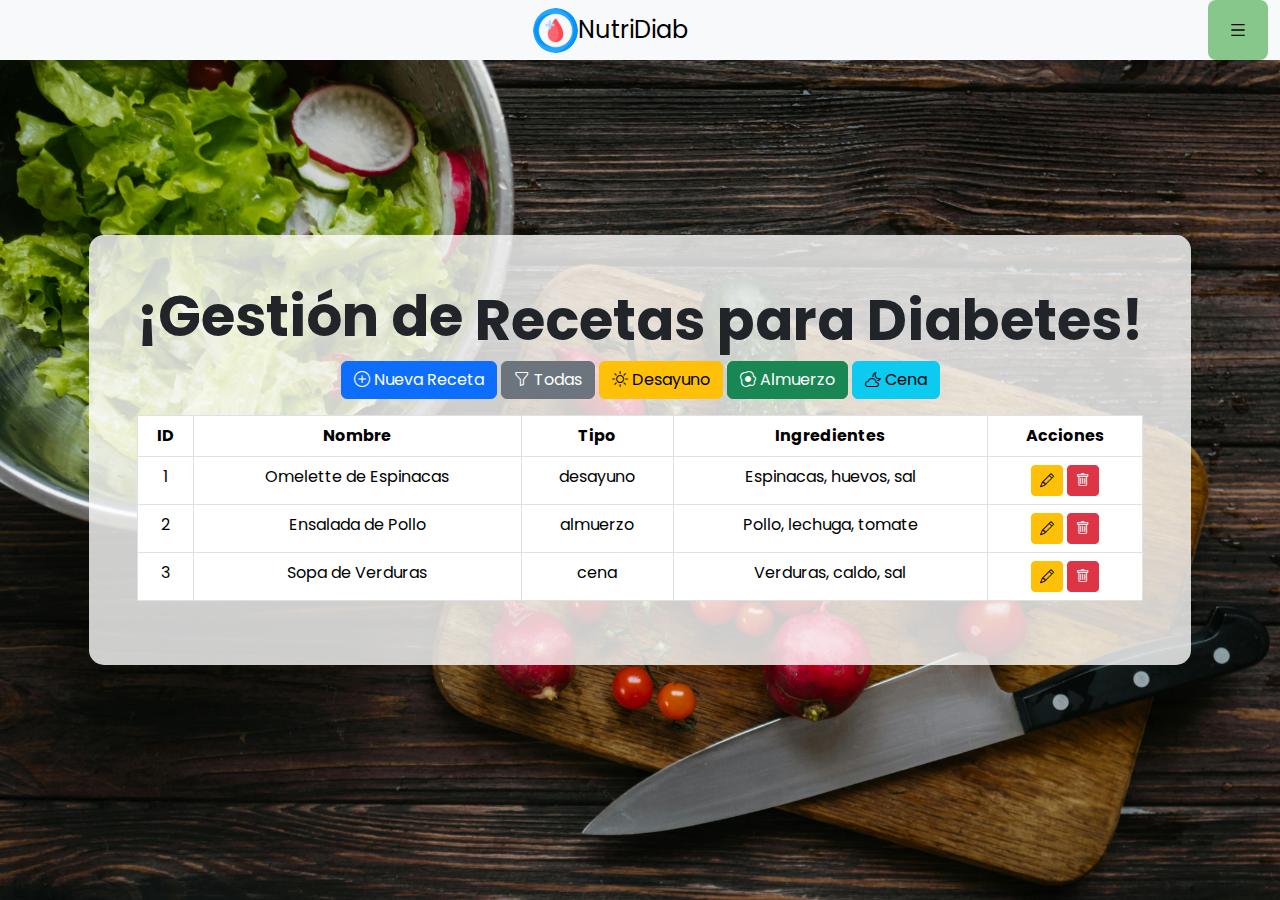
<file: usuario/planes.html>
<!DOCTYPE html>
<html lang="es">

<head>
    <meta charset="UTF-8">
    <meta name="viewport" content="width=device-width, initial-scale=1.0">
    <title>Bienvenida - NutriDiab</title>
    <!-- Bootstrap CSS -->
    <link href="https://cdn.jsdelivr.net/npm/bootstrap@5.3.0/dist/css/bootstrap.min.css" rel="stylesheet">
    <!-- Bootstrap Icons -->
    <link href="https://cdn.jsdelivr.net/npm/bootstrap-icons@1.10.0/font/bootstrap-icons.css" rel="stylesheet">
    <!-- Google Fonts -->
    <link href="https://fonts.googleapis.com/css2?family=Poppins:wght@400;700&display=swap" rel="stylesheet">
    <!-- CSS personalizado -->
    <style>
       .welcome-container {
            margin-top: 0; /* Elimina el margen superior */
            padding-top: 0; /* Elimina el relleno superior si es necesario */
            height: 100vh;
            background-image: url('../imagenes/fondoaj.jpg');
            background-size: cover;
            background-position: center;
        }
        body {
            font-family: 'Poppins', sans-serif;
        }

        .navbar {
            margin: 0;
            padding: 0;
        }

        .navbar-brand img {
            border-radius: 50%;
        }

        .navbar-toggler {
            border: none;
            background-color: #87c78b;
            width: 60px;
            height: 60px;
            display: flex;
            align-items: center;
            justify-content: center;
            border-radius: 8px;
            transition: background-color 0.3s ease;
        }

        .navbar-toggler:hover {
            background-color: #76b86c;
        }

        .navbar-toggler-icon {
            background-image: url('data:image/svg+xml,<svg xmlns="http://www.w3.org/2000/svg" width="30" height="30" viewBox="0 0 30 30"><path stroke="currentColor" stroke-width="2" d="M5 7h20M5 15h20M5 23h20"/></svg>');
            background-size: 20px 20px;
            background-repeat: no-repeat;
            background-position: center;
        }

        .main-content {
            text-align: center;
            margin-top: 100px; /* Ajusta este valor para mover el contenido hacia abajo */
        }

        .main-content h2 {
            font-family: 'Poppins', sans-serif;
        }

        .modal-content {
            font-family: 'Poppins', sans-serif;
        }
    </style>
    <script src="../js/gestion.js" defer></script>
    <!-- Bootstrap JS and dependencies -->
    <script src="https://cdn.jsdelivr.net/npm/@popperjs/core@2.11.6/dist/umd/popper.min.js"></script>
    <script src="https://cdn.jsdelivr.net/npm/bootstrap@5.3.0/dist/js/bootstrap.min.js"></script>
</head>

<body>
    <!-- Barra de navegación -->
    <nav class="navbar navbar-light bg-light fixed-top">
        <div class="container-fluid">
            <a class="navbar-brand" href="inicio_usuario.html">
                <a class="navbar-brand d-flex align-items-center" href="inicio_usuario.html">
                    <img src="../imagenes/imagen.jpg" width="45" height="45" class="d-inline-block align-top" alt="Logo NutriDiab">
                    <span class="ml-2 custom-font" style="font-size: 1.5rem; vertical-align: middle;">NutriDiab</span>
                </a>
            </a>
            <button class="navbar-toggler" type="button" data-bs-toggle="offcanvas" data-bs-target="#offcanvasNavbar" aria-controls="offcanvasNavbar" aria-label="Toggle navigation">
                <span class="navbar-toggler-icon"></span>
            </button>

            <div class="offcanvas offcanvas-end" tabindex="-1" id="offcanvasNavbar" aria-labelledby="offcanvasNavbarLabel">
                <div class="offcanvas-header">
                    <h5 class="offcanvas-title" id="offcanvasNavbarLabel">Menú</h5>
                    <button type="button" class="btn-close" data-bs-dismiss="offcanvas" aria-label="Close"></button>
                </div>
                <div class="offcanvas-body">
                    <ul class="navbar-nav">
                        <li class="nav-item">
                            <a class="nav-link active" aria-current="page" href="inicio_usuario.html">
                                <i class="bi bi-house-door"></i> Inicio
                            </a>
                        </li>
                        <li class="nav-item">
                            <a class="nav-link" href="planes.html">
                                <i class="bi bi-calendar-check"></i> Planificador
                            </a>
                        </li>
                        <li class="nav-item">
                            <a class="nav-link" href="../php/seguimiento-diario.php">
                                <i class="bi bi-journal-text"></i> Seguimiento Diario
                            </a>
                        </li>
                        <li class="nav-item">
                            <a class="nav-link" href="../php/contactar_usuario.php">
                                <i class="bi bi-person-lines-fill"></i> Contactar Profesionales
                            </a>
                        </li>
                        <li class="nav-item">
                            <a class="nav-link" href="planificador.html">
                                <i class="bi bi-menu-button-wide"></i> Planes de Alimentación
                            </a>
                        </li>

                        <li class="nav-item">
                            <a class="nav-link" href="../index.html">
                                <i class="bi bi-box-arrow-right"></i> Cerrar Sesión
                            </a>
                        </li>
                    </ul>
                </div>
            </div>
        </div>
    </nav>
<!-- CONTENIDO PRINCIPAL -->
<div class="container-fluid welcome-container d-flex align-items-center justify-content-center">
    <div class="welcome-card text-center p-5" style="background-color: rgba(255, 255, 255, 0.8); border-radius: 15px;">
        <h1 class="display-4" style="font-family: 'Poppins', sans-serif; font-weight: 700;">
            ¡Gestión de <span style="vertical-align: middle;">Recetas para Diabetes!</span>
        </h1>
        <div class="controls mb-3">
            <button id="add-recipe-btn" class="btn btn-primary" data-bs-toggle="modal" data-bs-target="#createRecipeModal">
                <i class="bi bi-plus-circle"></i> Nueva Receta
            </button>
            <button id="filter-all" class="btn btn-secondary"><i class="bi bi-funnel"></i> Todas</button>
            <button id="filter-breakfast" class="btn btn-warning"><i class="bi bi-sun"></i> Desayuno</button>
            <button id="filter-lunch" class="btn btn-success"><i class="bi bi-egg-fried"></i> Almuerzo</button>
            <button id="filter-dinner" class="btn btn-info"><i class="bi bi-cloud-moon"></i> Cena</button>
        </div>
        <table class="table table-bordered" id="recipes-table">
            <thead>
                <tr>
                    <th>ID</th>
                    <th>Nombre</th>
                    <th>Tipo</th>
                    <th>Ingredientes</th>
                    <th>Acciones</th>
                </tr>
            </thead>
            <tbody>
                <!-- Contenido dinámico -->
            </tbody>
        </table>
    </div>
</div>


    <!-- Modal para añadir receta -->
    <div class="modal fade" id="createRecipeModal" tabindex="-1" aria-labelledby="createRecipeModalLabel" aria-hidden="true">
        <div class="modal-dialog">
            <div class="modal-content">
                <div class="modal-header">
                    <h5 class="modal-title" id="createRecipeModalLabel">Nueva Receta</h5>
                    <button type="button" class="btn-close" data-bs-dismiss="modal" aria-label="Close"></button>
                </div>
                <div class="modal-body">
                    <form id="createRecipeForm">
                        <div class="form-group">
                            <label for="create-recipe-type">Tipo de Comida:</label>
                            <select class="form-control" id="create-recipe-type" name="type" required>
                                <option value="desayuno">Desayuno <i class="bi bi-sun"></i></option>
                                <option value="almuerzo">Almuerzo <i class="bi bi-egg-fried"></i></option>
                                <option value="cena">Cena <i class="bi bi-cloud-moon"></i></option>
                            </select>
                        </div>
                        <div class="form-group">
                            <label for="create-recipe-name">Nombre de la Receta:</label>
                            <input type="text" class="form-control" id="create-recipe-name" name="name" required>
                        </div>
                        <div class="form-group">
                            <label for="create-recipe-ingredients">Ingredientes:</label>
                            <textarea class="form-control" id="create-recipe-ingredients" name="ingredients" rows="3" required></textarea>
                        </div>
                        <button type="submit" class="btn btn-primary mt-3">Guardar Receta</button>
                    </form>
                </div>
            </div>
        </div>
    </div>

    <!-- Modal para editar receta -->
    <div class="modal fade" id="editRecipeModal" tabindex="-1" aria-labelledby="editRecipeModalLabel" aria-hidden="true">
        <div class="modal-dialog">
            <div class="modal-content">
                <div class="modal-header">
                    <h5 class="modal-title" id="editRecipeModalLabel">Editar Receta</h5>
                    <button type="button" class="btn-close" data-bs-dismiss="modal" aria-label="Close"></button>
                </div>
                <div class="modal-body">
                    <form id="editRecipeForm">
                        <div class="form-group">
                            <label for="edit-recipe-name">Nombre de la Receta:</label>
                            <input type="text" class="form-control" id="edit-recipe-name" name="name" required>
                        </div>
                        <div class="form-group">
                            <label for="edit-recipe-ingredients">Ingredientes:</label>
                            <textarea class="form-control" id="edit-recipe-ingredients" name="ingredients" rows="3" required></textarea>
                        </div>
                        <input type="hidden" id="edit-recipe-id" name="id">
                        <button type="submit" class="btn btn-primary mt-3">Actualizar Receta</button>
                    </form>
                </div>
            </div>
        </div>
    </div>

    <!-- Modal para eliminar receta -->
    <div class="modal fade" id="deleteRecipeModal" tabindex="-1" aria-labelledby="deleteRecipeModalLabel" aria-hidden="true">
        <div class="modal-dialog">
            <div class="modal-content">
                <div class="modal-header">
                    <h5 class="modal-title" id="deleteRecipeModalLabel">Eliminar Receta</h5>
                    <button type="button" class="btn-close" data-bs-dismiss="modal" aria-label="Close"></button>
                </div>
                <div class="modal-body">
                    <p>¿Estás seguro de que deseas eliminar esta receta?</p>
                    <input type="hidden" id="delete-recipe-id">
                </div>
                <div class="modal-footer">
                    <button type="button" class="btn btn-secondary" data-bs-dismiss="modal">Cancelar</button>
                    <button type="button" class="btn btn-danger" id="confirm-delete-btn">Eliminar</button>
                </div>
            </div>
        </div>
    </div>

</body>

</html>
</file>
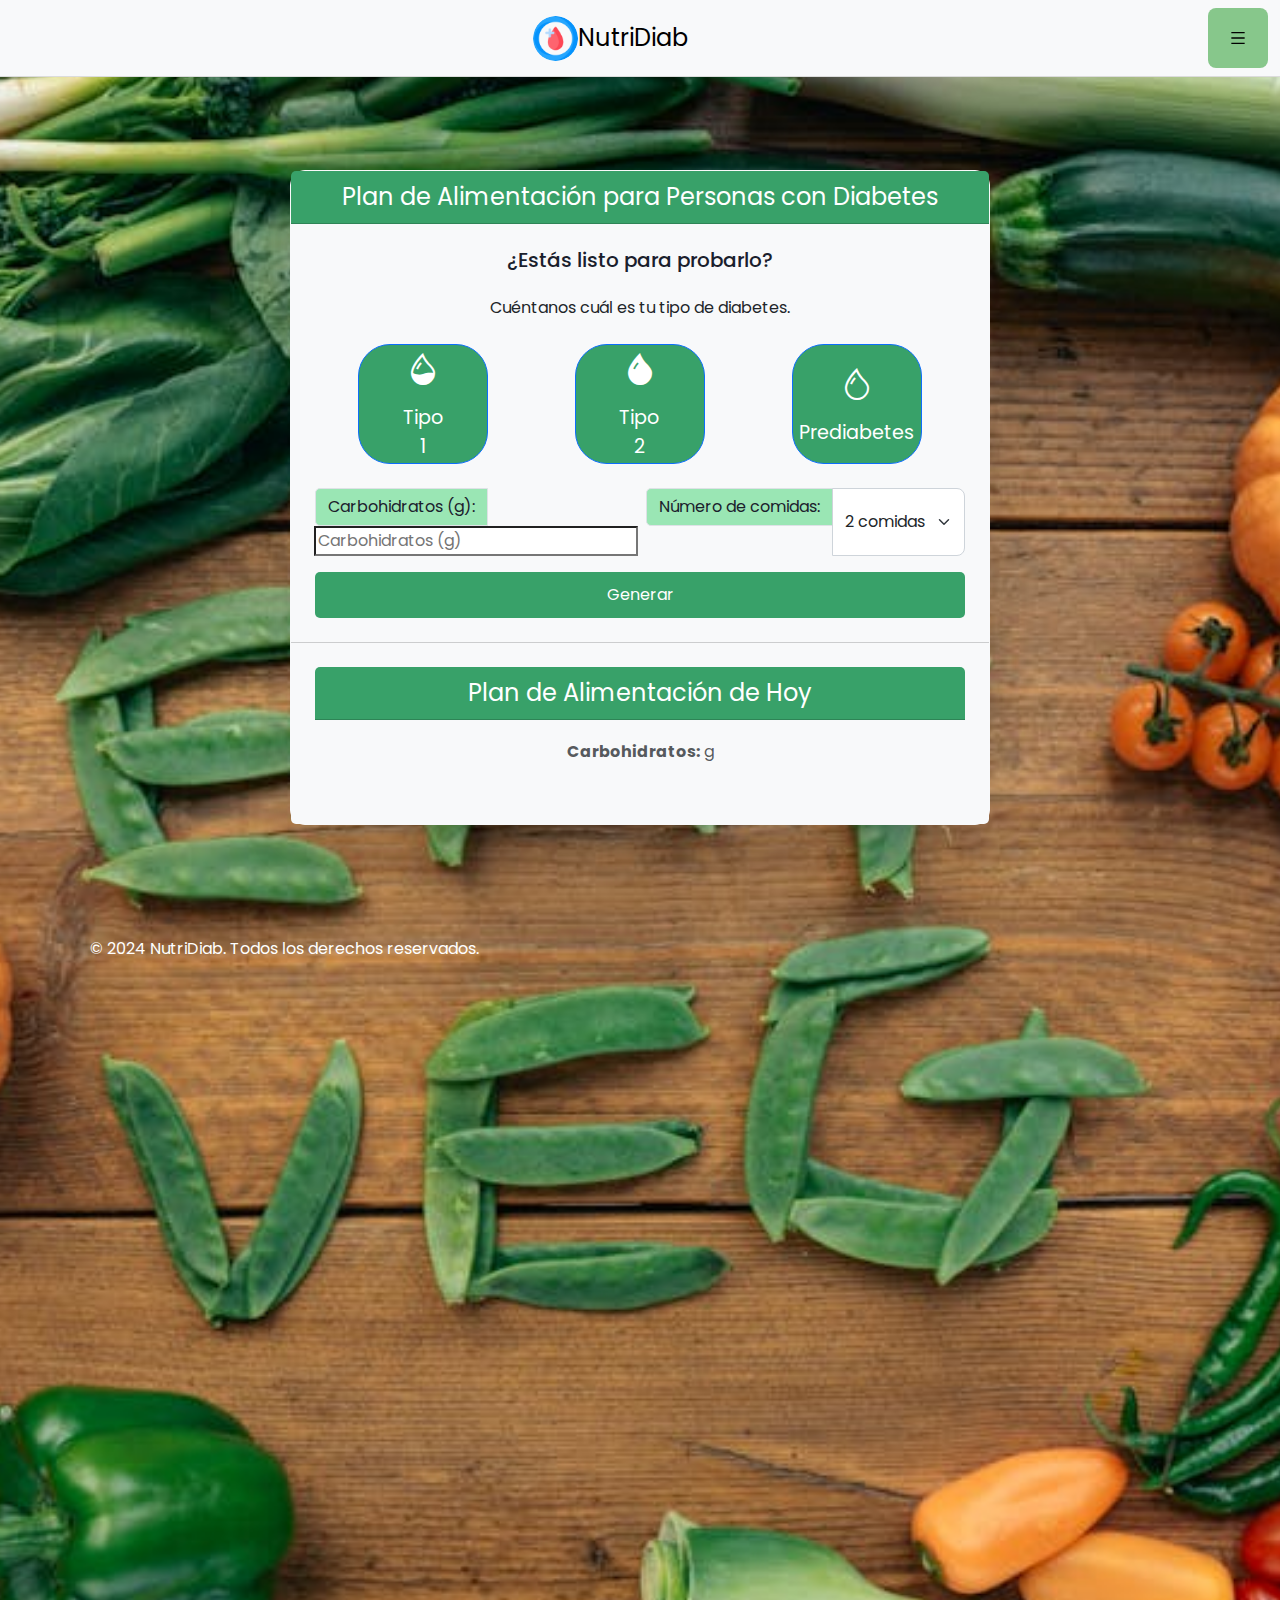
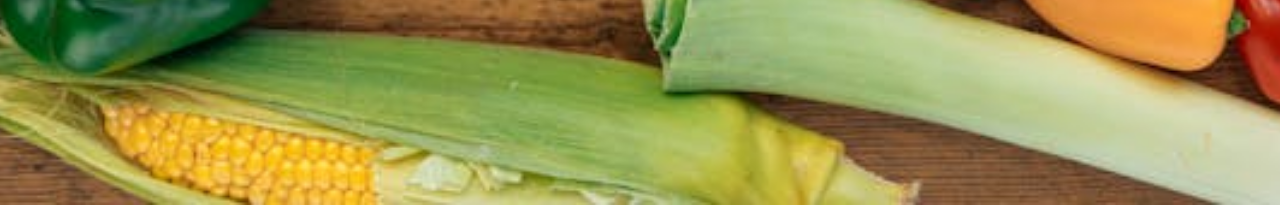
<file: usuario/planificador.html>
<!DOCTYPE html>
<html lang="es">

<head>
    <meta charset="UTF-8">
    <meta name="viewport" content="width=device-width, initial-scale=1.0">
    <title>Bienvenida - NutriDiab</title>

    <link href="https://cdn.jsdelivr.net/npm/bootstrap@5.3.0/dist/css/bootstrap.min.css" rel="stylesheet">

    <link href="https://cdn.jsdelivr.net/npm/bootstrap-icons@1.10.0/font/bootstrap-icons.css" rel="stylesheet">

    <link href="https://fonts.googleapis.com/css2?family=Poppins:wght@400;700&display=swap" rel="stylesheet">

    <link rel="stylesheet" href="../css/usuario.css">

    <script src="https://cdn.jsdelivr.net/npm/@popperjs/core@2.11.6/dist/umd/popper.min.js"></script>
    <script src="https://cdn.jsdelivr.net/npm/bootstrap@5.3.0/dist/js/bootstrap.min.js"></script>
    <script src="../js/plan.js"></script>
    <style>
        body {
            font-family: 'Poppins', sans-serif;
            background-image: url('../imagenes/registro.jpeg');
            background-size: cover;
            background-position: center;
            background-repeat: no-repeat;
            color: #fff;
        }

        .card {
            background-color: rgba(255, 255, 255, 0.85);
            border-radius: 15px;
            box-shadow: 0 4px 8px rgba(0, 0, 0, 0.2);
            max-width: 700px;
            margin: 100px auto 0;
        }

        .card-header {
            background-color: #38a169;
            color: #fff;
            text-align: center;
            font-size: 1.5rem;
        }

        .card-body {
            padding: 20px;
        }

        .card-title {
            font-size: 1.25rem;
            color: #1a202c;
        }

        .diabetes-type-options {
            display: flex;
            justify-content: space-around;
            margin-bottom: 40px;
        }

        .diabetes-type-option {
            background-color: #38a169;
            color: #fff;
            border-radius: 50%;
            padding: 40px;
            font-size: 1.2rem;
            text-align: center;
            width: 130px;
            height: 120px;
            display: flex;
            align-items: center;
            justify-content: center;
            flex-direction: column;
            transition: background-color 0.3s, color 0.3s;
            cursor: pointer;
        }

        .diabetes-type-option:hover {
            background-color: #2f855a;
        }

        .diabetes-type-option i {
            font-size: 2rem;
            margin-bottom: 10px;
        }

        .input-group-text {
            background-color: #9ae6b4;
            border-radius: 5px 0 0 5px;
            color: #1a202c;
        }

        .form-control {
            border-radius: 0 5px 5px 0;
            padding: 10px;
        }

        .btn-custom {
            background-color: #38a169;
            color: #fff;
            border-radius: 5px;
            padding: 10px 20px;
            width: 100%;
            font-size: 1rem;
            transition: background-color 0.3s;
        }

        .btn-custom:hover {
            background-color: #2f855a;
        }

        .card-footer {
            background-color: #e9f5f2;
            padding: 20px;
            border-radius: 0 0 15px 15px;
            text-align: center;
            color: #1a202c;
        }

        footer {
            text-align: center;
            margin-top: 20px;
            margin-bottom: 20px;
        }
    </style>
</head>

<body>
    <!-- Barra de navegación -->
    <nav class="navbar navbar-light bg-light fixed-top">
        <div class="container-fluid">
            <a class="navbar-brand" href="inicio_usuario.html">
                <a class="navbar-brand d-flex align-items-center" href="inicio_usuario.html">
                    <img src="../imagenes/imagen.jpg" width="45" height="45" class="d-inline-block align-top" alt="Logo NutriDiab">
                    <span class="ml-2 custom-font" style="font-size: 1.5rem; vertical-align: middle;">NutriDiab</span>
                </a>
            </a>
            <button class="navbar-toggler" type="button" data-bs-toggle="offcanvas" data-bs-target="#offcanvasNavbar" aria-controls="offcanvasNavbar" aria-label="Toggle navigation">
                <span class="navbar-toggler-icon"></span>
            </button>

            <div class="offcanvas offcanvas-end" tabindex="-1" id="offcanvasNavbar" aria-labelledby="offcanvasNavbarLabel">
                <div class="offcanvas-header">
                    <h5 class="offcanvas-title" id="offcanvasNavbarLabel">Menú</h5>
                    <button type="button" class="btn-close" data-bs-dismiss="offcanvas" aria-label="Close"></button>
                </div>
                <div class="offcanvas-body">
                    <ul class="navbar-nav">
                        <li class="nav-item">
                            <a class="nav-link active" aria-current="page" href="inicio_usuario.html">
                                <i class="bi bi-house-door"></i> Inicio
                            </a>
                        </li>
                        <li class="nav-item">
                            <a class="nav-link" href="planes.html">
                                <i class="bi bi-calendar-check"></i> Planificador
                            </a>
                        </li>
                        <li class="nav-item">
                            <a class="nav-link" href="../php/seguimiento-diario.php">
                                <i class="bi bi-journal-text"></i> Seguimiento Diario
                            </a>
                        </li>
                        <li class="nav-item">
                            <a class="nav-link" href="../php/contactar_usuario.php">
                                <i class="bi bi-person-lines-fill"></i> Contactar Profesionales
                            </a>
                        </li>
                        <li class="nav-item">
                            <a class="nav-link" href="planificador.html">
                                <i class="bi bi-menu-button-wide"></i> Planes de Alimentación
                            </a>
                        </li>

                        <li class="nav-item">
                            <a class="nav-link" href="../index.html">
                                <i class="bi bi-box-arrow-right"></i> Cerrar Sesión
                            </a>
                        </li>
                    </ul>
                </div>
            </div>
        </div>
    </nav>



<!-- PLAN DE ALIMENTACIÓN -->
<header class="bg-custom-green text-white text-center" id="plan">
  <div class="narrow-container my-5">
      <div class="card shadow-lg border-light rounded-15">
          <div class="card-header bg-custom-green text-white rounded-top-15">
              Plan de Alimentación para Personas con Diabetes
          </div>
          <div class="card-body bg-light p-4 rounded-bottom-15">
              <h5 class="card-title mb-4">¿Estás listo para probarlo?</h5>
              <p class="card-text mb-4">Cuéntanos cuál es tu tipo de diabetes.</p>
              <div class="diabetes-type-options mb-4">
                  <div class="diabetes-type-option btn btn-outline-primary mx-1 rounded-5" data-type="tipo-1">
                      <i class="bi bi-droplet-half"></i>
                      <span>Tipo 1</span>
                  </div>
                  <div class="diabetes-type-option btn btn-outline-primary mx-1 rounded-5" data-type="tipo-2">
                      <i class="bi bi-droplet-fill"></i>
                      <span>Tipo 2</span>
                  </div>
                  <div class="diabetes-type-option btn btn-outline-primary mx-1 rounded-5" data-type="prediabetes">
                      <i class="bi bi-droplet"></i>
                      <span>Prediabetes</span>
                  </div>
              </div>
              <div class="d-flex mb-3">
                  <div class="input-group me-2 flex-fill">
                      <div class="input-group-prepend">
                          <span class="input-group-text rounded-left-15" for="carbs">Carbohidratos (g):</span>
                      </div>
                      <input type="number" id="carbs" placeholder="Carbohidratos (g)" min="0" step="0.1" aria-required="true">
                  </div>
                  <div class="input-group flex-fill">
                      <div class="input-group-prepend">
                          <span class="input-group-text rounded-left-15" for="meals">Número de comidas:</span>
                      </div>
                      <select id="meals" class="form-select">
                          <option value="2">2 comidas</option>
                          <option value="3">3 comidas</option>
                          <option value="4">4 comidas</option>
                          <option value="5">5 comidas</option>
                      </select>
                  </div>
              </div>
              <button class="btn btn-custom btn-lg btn-block" id="generate-plan">Generar</button>
          </div>
          <div id="diet-plan" class="card-footer text-body-secondary bg-light p-4 rounded-bottom-15">
              <div class="card-header bg-custom-green text-white rounded-top-15">
                  Plan de Alimentación de Hoy
              </div>
              <div class="card-body">
                  <p><strong class="black-text">Carbohidratos:</strong> <span id="total-carbs" class="black-text"></span> g</p>
                  <div id="meal-details">
                      
                  </div>
              </div>
          </div>
      </div>
  </div>
</header>
<!-- PLAN DE ALIMENTACIÓN -->

  <!-- PIE DE PÁGINA -->
  <footer class="text-center py-4 footer-bg">
    <div class="container">
      <p class="mb-0">&copy; 2024 NutriDiab. Todos los derechos reservados.</p>
    </div>
  </footer>
  <!-- PIE DE PÁGINA -->

  <script>
    $(document).ready(function(){
      $('#generate-plan').click(function(){
        var carbs = $('#carbs').val();
        $('#total-carbs').text(carbs).addClass('black-text');
      });

     $('.diabetes-type-option').click(function(){
        var diabetesType = $(this).data('type');
        alert('Seleccionaste: ' + diabetesType);
      });
    });
  </script>
</body>

</html>
</file>
<file: css/styles.css>
/* Header Styles */
header {
    background: #2c7a7b; /* Verde azulado */
    color: #ffffff; /* Negro */
    text-align: center;
    padding: 100px 0;
    font-family: 'Poppins', sans-serif; /* Fuente redondeada */
    font-weight: 900; /* Negrita y más redondeada */
}

/* Estilo para los textos en el header */
header h1, header p {
    font-weight: 900; /* Negrita */
    color: #ffffff; /* Negro */
    font-family: 'Poppins', sans-serif; /* Fuente redondeada */
    border-radius: 5px; /* Para dar un toque más redondeado al contenedor de texto */
}

/* Custom Green Background */
.bg-custom-green {
    background-color: #38a169; /* Verde atenuado */
}

/* Form Control and Custom Button Styles */
.form-control, .btn-custom {
    border-radius: 15px;
    padding: 10px;
  }

/* General Styles */
body {
    font-family: 'Arial', sans-serif;
    background-color: #e9f5f2; /* Fondo verde muy claro */
    color: #333;
}

/* Header Styles */
header {
    background: #2c7a7b; /* Verde azulado */
    color: white;
}

/* Card Header and Footer */
.card-header {
    background-color: #38a169; /* Verde */
}

.card-body {
    background-color: #ffffff; /* Blanco */
}

.card-footer {
    background-color: #e9f5f2; /* Fondo verde muy claro */
}

/* Primary Buttons */
.btn-primary {
    background-color: #38a169; /* Verde */
    border: none;
    color: white;
    border-radius: 20px;
    padding: 10px 20px;
}

.btn-primary:hover {
    background-color: #2f855a; /* Verde más oscuro */
}

/* Input Group Styles */
.input-group-text {
    background-color: #c6f6d5; /* Verde pálido */
    color: #333;
    border: 1px solid #ced4da;
    border-radius: 20px 0 0 20px;
}

.custom-select {
    border: 1px solid #ced4da;
    border-radius: 20px;
}

/* Footer Styles */
.card-footer h2 {
    margin-bottom: 1rem;
}

.card-footer p {
    margin-bottom: 0.5rem;
}

/* Welcome Header Styles */
header#inicio h1 {
    font-family: 'Poppins', sans-serif;
    font-weight: 700; /* Gorda */
    border-radius: 5px; /* Opcional, para un toque más redondeado */
    color: #1a202c; /* Color gris oscuro */
}

/* Section Header Styles */
.section-header {
    background-color: #2c7a7b; /* Verde azulado */
    color: #fff; /* Blanco */
    font-size: 1.75rem; /* Tamaño de fuente grande */
    font-weight: bold;
    padding: 1rem;
    border-radius: 15px;
    text-align: center;
    margin: 20px 0;
}

/* Section Body Styles */
.section-body {
    background-color: #ffffff; /* Blanco */
    padding: 2rem;
    color: #333; /* Texto en gris oscuro */
    border-radius: 15px;
    box-shadow: 0 4px 8px rgba(0, 0, 0, 0.1);
}

/* Card Styles */
.card {
    border: none;
    border-radius: 15px;
    overflow: hidden;
    box-shadow: 0 4px 8px rgba(0, 0, 0, 0.1);
}

/* Card Header Styles */
.card-header {
    background-color: #38a169; /* Verde */
    color: #fff;
    font-size: 1.75rem;
    font-weight: bold;
    padding: 1rem;
}

/* Card Title Styles */
.card-title {
    font-size: 1.5rem;
    color: #1a202c; /* Gris oscuro */
}

/* Input Group Styles */
.input-group .input-group-text {
    background-color: #9ae6b4; /* Verde claro */
    color: #fff; /* Blanco */
}

/* Custom Button Styles */
.btn-custom {
    background-color: #38a169; /* Verde */
    color: white;
    border: none;
    border-radius: 5px;
}

.btn-custom:hover {
    background-color: #2f855a; /* Verde más oscuro */
}

/* Diabetes Type Option Styles */
.diabetes-type-option {
    background-color: #e9f5f2; /* Verde muy claro */
    border: 1px solid #ddd; /* Gris claro */
    color: #1a202c; /* Gris oscuro */
    border-radius: 5px;
    padding: 10px 20px;
    transition: background-color 0.3s, color 0.3s;
}

.diabetes-type-option:hover {
    background-color: #c6f6d5; /* Verde pálido */
}

.diabetes-type-option.selected {
    background-color: #38a169; /* Verde */
    color: #fff; /* Blanco */
}

/* Input Group Container Styles */
.input-group-container {
    display: flex;
    flex-direction: column;
    align-items: center;
    gap: 20px;
    margin: 20px 0;
}

.input-group {
    display: flex;
    flex-direction: column;
    align-items: center;
    gap: 10px;
}

/* Background Cover */
.bg-cover {
    background-image: url('https://static.vecteezy.com/system/resources/previews/010/820/720/original/white-background-random-minimalist-abstract-illustration-for-logo-card-banner-web-and-printing-vector.jpg');
    background-size: cover;
    background-position: center;
    padding: 100px 0;
    color: white;
    text-align: center;
}

/* Narrow Container */
.narrow-container {
    max-width: 900px; /* Ajusta el valor según lo necesites */
    margin: 0 auto; /* Centra el contenedor horizontalmente */
}

/* Custom Font Styles */
body, .custom-font {
    font-family: 'Poppins', sans-serif;
    margin: 0;
    padding: 0;
    box-sizing: border-box;
}

/* Navbar Styles */
.navbar-nav .nav-link {
    font-weight: bold; 
}

/* Lead Text Styles */
.lead {
    text-align: center;
    color: #1a202c; /* Gris oscuro */
}

/* Header Styles */
header {
    background-image: url('../imagenes/diabetes.webp');
    background-size: cover;
    background-position: center;
    padding: 100px 0;
    color: white;
    text-align: center;
}

.card-header, .card-img-top {
    border-radius: 5px;
    box-shadow: none;
    border: 1px solid #ddd; /* Gris claro */
}

.card-header {
    background-color: #68d391; /* Verde medio */
    color: #fff;
    padding: 20px;
    font-size: 1.5em;
}

.card-img-top {
    width: 100%;
    height: 280px;
    object-fit: cover;
}

/* Plan de Alimentación Container Styles */
.plan-alimentacion-container {
    text-align: center;
    margin: 50px;
}

/* Diabetes Type Options Container */
.diabetes-type-options {
    display: flex;
    justify-content: center;
    gap: 20px;
    margin-bottom: 20px;
}
</file>
<file: css/usuario.css>
/* General Styling */
        body {
            padding-top: 70px;
            font-family: 'Helvetica Neue', Arial, sans-serif;
            background-color: #eaf0f1;
            color: #333;
            margin: 0;
        }

        .container {
            margin-top: 20px;
            display: flex;
            flex-direction: row;
            height: calc(100vh - 56px);
            padding: 20px;
            box-sizing: border-box;
        }

        h2 {
            color: #2c3e50;
            font-weight: 500;
        }

        /* Navbar Styling */
        .navbar {
            background-color: #ffffff;
            border-bottom: 1px solid #dcdcdc;
        }

        .navbar-brand img {
            border-radius: 50%;
        }

        .navbar-toggler {
            border: none;
            background-color: #87c78b;
            width: 60px;
            height: 60px;
            display: flex;
            align-items: center;
            justify-content: center;
            border-radius: 8px;
            transition: background-color 0.3s ease;
        }

        .navbar-toggler:hover {
            background-color: #76b86c;
        }

        .navbar-toggler-icon {
            background-image: url('data:image/svg+xml,<svg xmlns="http://www.w3.org/2000/svg" width="30" height="30" viewBox="0 0 30 30"><path stroke="currentColor" stroke-width="2" d="M5 7h20M5 15h20M5 23h20"/></svg>');
            background-size: 20px 20px;
            background-repeat: no-repeat;
            background-position: center;
        }

        /* Sidebar Styling */
        .sidebar {
            width: 240px;
            background-color: #ffffff;
            padding: 20px;
            border-right: 1px solid #dcdcdc;
            box-shadow: 2px 0 5px rgba(0, 0, 0, 0.1);
            border-radius: 0 8px 8px 0;
        }

        .sidebar a {
            color: #333;
            text-decoration: none;
            transition: color 0.3s ease;
        }

        .sidebar a:hover {
            color: #f18383;
        }

        /* Content Styling */
        .content {
            flex-grow: 1;
            background-color: #f9f9f9;
            padding: 20px;
            box-sizing: border-box;
            overflow-y: auto;
        }

        .meal,
        .nutrition {
            background-color: #ffffff;
            padding: 20px;
            margin-bottom: 20px;
            border-radius: 12px;
            box-shadow: 0 6px 12px rgba(0, 0, 0, 0.1);
        }

        .meal img {
            width: 60px;
            height: 60px;
            border-radius: 8px;
        }

        .meal h3 {
            margin: 0;
            font-size: 18px;
            color: #87c78b;
        }

        .meal ul {
            list-style-type: none;
            padding: 0;
        }

        .meal li {
            display: flex;
            align-items: center;
            margin-top: 10px;
        }

        .meal li img {
            margin-right: 10px;
        }

        .nutrition {
            text-align: center;
        }

        .nutrition h3 {
            margin: 0;
            margin-bottom: 20px;
            font-weight: 600;
            color: #87c78b;
        }

        .nutrition .chart img {
            border-radius: 8px;
            max-width: 100%;
        }

        .nutrition .totals {
            display: grid;
            grid-template-columns: repeat(auto-fit, minmax(120px, 1fr));
            gap: 15px;
            margin-top: 20px;
        }

        .nutrition .totals div {
            background-color: #f9f9f9;
            padding: 15px;
            border-radius: 8px;
            box-shadow: 0 4px 6px rgba(0, 0, 0, 0.1);
            text-align: center;
        }

        .nutrition .totals div span {
            display: block;
            font-size: 18px;
            color: #87c78b;
        }

        .objectives {
            color: #f28f8f;
            margin-top: 20px;
        }

        /* Offcanvas Styling */
        .offcanvas {
            width: 280px;
            background-color: #f9f9f9;
            border-left: 1px solid #dcdcdc;
            box-shadow: 2px 0 5px rgba(0, 0, 0, 0.2);
        }

        .offcanvas-header {
            border-bottom: 1px solid #dcdcdc;
        }

        .offcanvas-title {
            color: #333;
        }

        .offcanvas-body {
            padding: 0;
        }

        .navbar-nav {
            margin: 0;
        }

        .nav-item {
            border-bottom: 1px solid #dcdcdc;
        }

        .nav-link {
            padding: 15px 20px;
            color: #333;
            transition: background-color 0.3s ease, color 0.3s ease;
        }

        .nav-link:hover {
            background-color: #eaf0f1;
            color: #87c78b;
        }

        /* Dropdown Menu Styling */
        .dropdown-menu {
            background-color: #ffffff;
            border-radius: 8px;
            box-shadow: 0 4px 8px rgba(0, 0, 0, 0.1);
        }

        /* Tracking Form Styling */
        #trackingForm {
            background-color: #f8f9fa;
            padding: 20px;
            border-radius: 8px;
            box-shadow: 0 2px 4px rgba(0, 0, 0, 0.1);
        }

        .form-label {
            font-weight: 500;
        }

        .form-control,
        .form-select {
            border-radius: 8px;
            box-shadow: none;
            border: 1px solid #ced4da;
        }

        .form-control:focus,
        .form-select:focus {
            border-color: #80bdff;
            box-shadow: 0 0 0 0.2rem rgba(38, 143, 255, 0.25);
        }

        /* Daily Tracking Summary Styling */
        #resumen-container {
            background-color: #ffffff;
            padding: 20px;
            border-radius: 8px;
            box-shadow: 0 2px 4px rgba(0, 0, 0, 0.1);
        }

        /* Logout Button Styling */
        .logout-btn {
            background-color: #f28f8f;
            color: #ffffff;
            border: none;
            padding: 10px 20px;
            border-radius: 8px;
            font-size: 16px;
            cursor: pointer;
            transition: background-color 0.3s ease, transform 0.2s ease;
        }

        .logout-btn:hover {
            background-color: #e17b7b;
            transform: scale(1.05);
        }

        @media (max-width: 768px) {
            .offcanvas {
                width: 100%;
            }

            .navbar-toggler {
                width: 50px;
                height: 50px;
            }
        }
</file>
<file: css/bienvenida.css>
/* CSS para la página de bienvenida */
.welcome-container {
    display: flex;
    justify-content: center;
    align-items: center;
    min-height: calc(100vh - 56px);
    padding: 20px;
}

.welcome-card {
    background-color: #ffffff;
    padding: 30px;
    border-radius: 12px;
    box-shadow: 0 6px 12px rgba(0, 0, 0, 0.1);
    max-width: 800px;
    text-align: center;
}

.welcome-card h1 {
    font-size: 28px;
    color: #87c78b; /* Verde pastel */
    margin-bottom: 20px;
}

.welcome-card p {
    font-size: 16px;
    margin-bottom: 30px;
}

.options {
    display: flex;
    justify-content: space-between;
    gap: 20px;
}

.option-card {
    background-color: #f9f9f9;
    padding: 20px;
    border-radius: 12px;
    box-shadow: 0 4px 8px rgba(0, 0, 0, 0.1);
    text-align: center;
    flex: 1;
    max-width: 250px;
}

.option-card i {
    font-size: 30px;
    color: #87c78b; /* Verde pastel */
    margin-bottom: 15px;
}

.option-card h3 {
    font-size: 20px;
    margin-bottom: 10px;
}

.option-card p {
    font-size: 14px;
    margin-bottom: 15px;
}

.option-card .btn {
    background-color: #87c78b; /* Verde pastel */
    border: none;
}

.option-card .btn:hover {
    background-color: #76b86c; /* Verde más oscuro para el hover */
}
</file>
